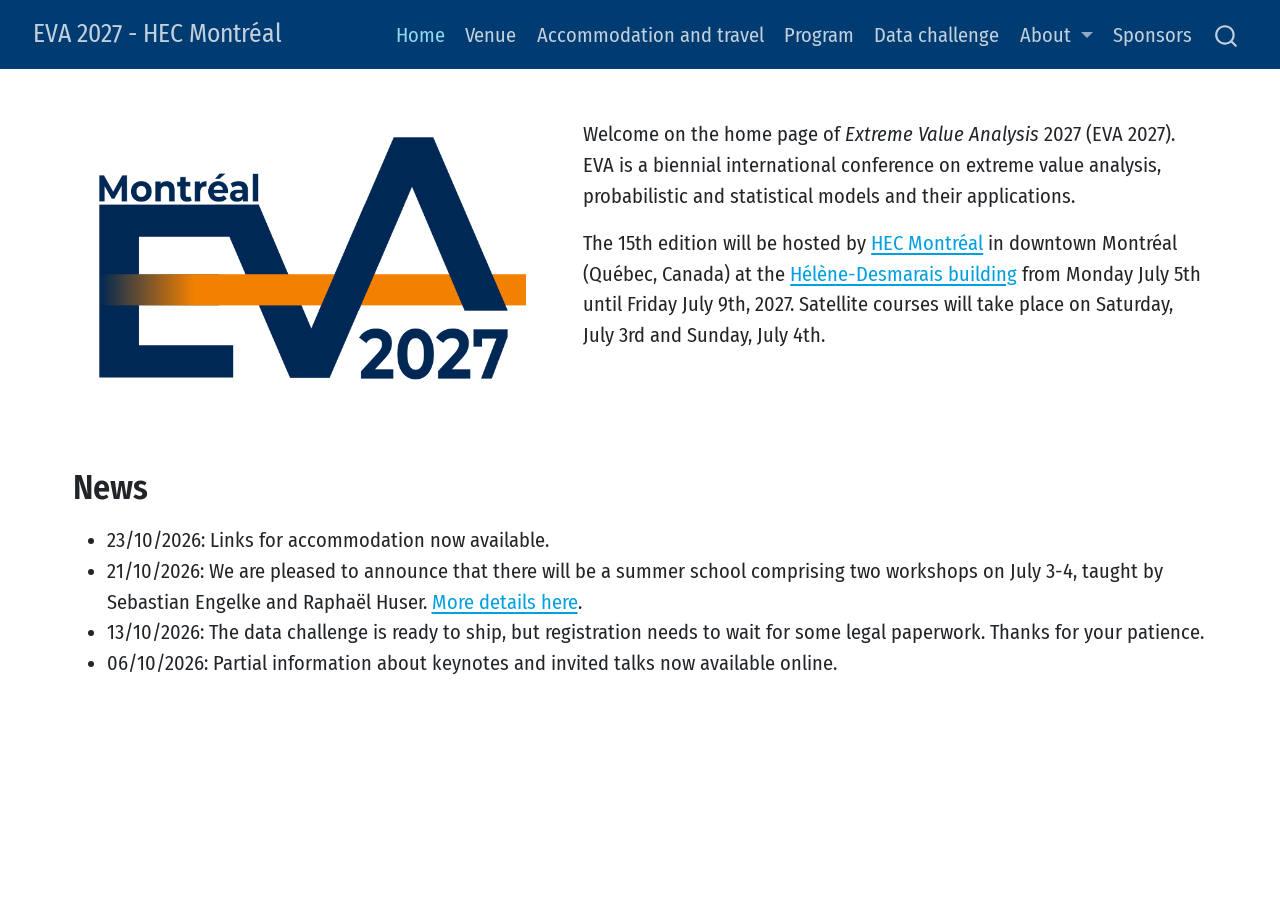
<file: docs/index.html>
<!DOCTYPE html>
<html xmlns="http://www.w3.org/1999/xhtml" lang="en" xml:lang="en"><head>

<meta charset="utf-8">
<meta name="generator" content="quarto-1.9.36">

<meta name="viewport" content="width=device-width, initial-scale=1.0, user-scalable=yes">


<title>Extreme Value Analysis 2027 – EVA 2027 - HEC Montréal</title>
<style>
/* Default styles provided by pandoc.
** See https://pandoc.org/MANUAL.html#variables-for-html for config info.
*/
code{white-space: pre-wrap;}
span.smallcaps{font-variant: small-caps;}
div.columns{display: flex; gap: min(4vw, 1.5em);}
div.column{flex: auto; overflow-x: auto;}
div.hanging-indent{margin-left: 1.5em; text-indent: -1.5em;}
ul.task-list{list-style: none;}
ul.task-list li input[type="checkbox"] {
  width: 0.8em;
  margin: 0 0.8em 0.2em -1em; /* quarto-specific, see https://github.com/quarto-dev/quarto-cli/issues/4556 */ 
  vertical-align: middle;
}
</style>


<script src="site_libs/quarto-nav/quarto-nav.js"></script>
<script src="site_libs/clipboard/clipboard.min.js"></script>
<script src="site_libs/quarto-search/autocomplete.umd.js"></script>
<script src="site_libs/quarto-search/fuse.min.js"></script>
<script src="site_libs/quarto-search/quarto-search.js"></script>
<meta name="quarto:offset" content="./">
<script src="site_libs/quarto-html/quarto.js" type="module"></script>
<script src="site_libs/quarto-html/tabsets/tabsets.js" type="module"></script>
<script src="site_libs/quarto-html/popper.min.js"></script>
<script src="site_libs/quarto-html/tippy.umd.min.js"></script>
<script src="site_libs/quarto-html/anchor.min.js"></script>
<link href="site_libs/quarto-html/tippy.css" rel="stylesheet">
<link href="site_libs/quarto-html/quarto-syntax-highlighting-845c23b38eaddc0f92fda52bfe77a8c8.css" rel="stylesheet" id="quarto-text-highlighting-styles">
<script src="site_libs/bootstrap/bootstrap.min.js"></script>
<link href="site_libs/bootstrap/bootstrap-icons.css" rel="stylesheet">
<link href="site_libs/bootstrap/bootstrap-46efe09668ebc370879797787cce8843.min.css" rel="stylesheet" append-hash="true" id="quarto-bootstrap" data-mode="light">
<script id="quarto-search-options" type="application/json">{
  "location": "navbar",
  "copy-button": false,
  "collapse-after": 3,
  "panel-placement": "end",
  "type": "overlay",
  "limit": 50,
  "keyboard-shortcut": [
    "f",
    "/",
    "s"
  ],
  "show-item-context": false,
  "language": {
    "search-no-results-text": "No results",
    "search-matching-documents-text": "matching documents",
    "search-copy-link-title": "Copy link to search",
    "search-hide-matches-text": "Hide additional matches",
    "search-more-match-text": "more match in this document",
    "search-more-matches-text": "more matches in this document",
    "search-clear-button-title": "Clear",
    "search-text-placeholder": "",
    "search-detached-cancel-button-title": "Cancel",
    "search-submit-button-title": "Submit",
    "search-label": "Search"
  }
}</script>


</head>

<body class="nav-fixed quarto-light">

<div id="quarto-search-results"></div>
  <header id="quarto-header" class="headroom fixed-top">
    <nav class="navbar navbar-expand-lg " data-bs-theme="dark">
      <div class="navbar-container container-fluid">
      <div class="navbar-brand-container mx-auto">
    <a class="navbar-brand" href="./index.html">
    <span class="navbar-title">EVA 2027 - HEC Montréal</span>
    </a>
  </div>
            <div id="quarto-search" class="" title="Search"></div>
          <button class="navbar-toggler" type="button" data-bs-toggle="collapse" data-bs-target="#navbarCollapse" aria-controls="navbarCollapse" role="menu" aria-expanded="false" aria-label="Toggle navigation" onclick="if (window.quartoToggleHeadroom) { window.quartoToggleHeadroom(); }">
  <span class="navbar-toggler-icon"></span>
</button>
          <div class="collapse navbar-collapse" id="navbarCollapse">
            <ul class="navbar-nav navbar-nav-scroll ms-auto">
  <li class="nav-item">
    <a class="nav-link active" href="./index.html" aria-current="page"> 
<span class="menu-text">Home</span></a>
  </li>  
  <li class="nav-item">
    <a class="nav-link" href="./venue.html"> 
<span class="menu-text">Venue</span></a>
  </li>  
  <li class="nav-item">
    <a class="nav-link" href="./accommodation.html"> 
<span class="menu-text">Accommodation and travel</span></a>
  </li>  
  <li class="nav-item">
    <a class="nav-link" href="./program.html"> 
<span class="menu-text">Program</span></a>
  </li>  
  <li class="nav-item">
    <a class="nav-link" href="./datachallenge.html"> 
<span class="menu-text">Data challenge</span></a>
  </li>  
  <li class="nav-item dropdown ">
    <a class="nav-link dropdown-toggle" href="#" id="nav-menu-about" role="link" data-bs-toggle="dropdown" aria-expanded="false">
 <span class="menu-text">About</span>
    </a>
    <ul class="dropdown-menu dropdown-menu-end" aria-labelledby="nav-menu-about">    
        <li>
    <a class="dropdown-item" href="./committees.html">
 <span class="dropdown-text">Committees</span></a>
  </li>  
        <li>
    <a class="dropdown-item" href="./history.html">
 <span class="dropdown-text">History</span></a>
  </li>  
    </ul>
  </li>
  <li class="nav-item">
    <a class="nav-link" href="./sponsors.html"> 
<span class="menu-text">Sponsors</span></a>
  </li>  
</ul>
          </div> <!-- /navcollapse -->
            <div class="quarto-navbar-tools">
</div>
      </div> <!-- /container-fluid -->
    </nav>
</header>
<!-- content -->
<div id="quarto-content" class="quarto-container page-columns page-rows-contents page-layout-full page-navbar">
<!-- sidebar -->
<!-- margin-sidebar -->
    
<!-- main -->
<main class="content column-page" id="quarto-document-content"><header id="title-block-header" class="quarto-title-block"></header>




<div class="columns">
<div class="column" style="width:40%;">
<div class="cell" data-layout-align="left">
<div class="cell-output-display">
<div class="quarto-figure quarto-figure-left">
<figure class="figure">
<p><img src="files/EVA2027_logo.png" class="img-fluid quarto-figure quarto-figure-left figure-img" style="width:100.0%"></p>
</figure>
</div>
</div>
</div>
</div><div class="column" style="width:5%;">

</div><div class="column" style="width:55%;">
<p>Welcome on the home page of <em>Extreme Value Analysis</em> 2027 (EVA 2027). EVA is a biennial international conference on extreme value analysis, probabilistic and statistical models and their applications.</p>
<p>The 15th edition will be hosted by <a href="www.hec.ca">HEC Montréal</a> in downtown Montréal (Québec, Canada) at the <a href="https://www.hec.ca/en/campus/helene-desmarais/index.html">Hélène-Desmarais building</a> from Monday July 5th until Friday July 9th, 2027. Satellite courses will take place on Saturday, July 3rd and Sunday, July 4th.</p>
</div>
</div>
<section id="news" class="level1">
<h1>News</h1>
<!--
- 22/10/2026: [Abstract submission now open](https://forms.gle/B71fvMvvwcsrK1gi8). Please use the accompanying [LaTeX template](files/abstract-template-EVA2027.tex) to check the format.
-->
<ul>
<li>23/10/2026: Links for accommodation now available.</li>
<li>21/10/2026: We are pleased to announce that there will be a summer school comprising two workshops on July 3-4, taught by Sebastian Engelke and Raphaël Huser. <a href="./program.html">More details here</a>.</li>
<li>13/10/2026: The data challenge is ready to ship, but registration needs to wait for some legal paperwork. Thanks for your patience.</li>
<li>06/10/2026: Partial information about keynotes and invited talks now available online.</li>
</ul>


</section>

</main> <!-- /main -->
<script id="quarto-html-after-body" type="application/javascript">
  window.document.addEventListener("DOMContentLoaded", function (event) {
    const icon = "";
    const anchorJS = new window.AnchorJS();
    anchorJS.options = {
      placement: 'right',
      icon: icon
    };
    anchorJS.add('.anchored');
    const isCodeAnnotation = (el) => {
      for (const clz of el.classList) {
        if (clz.startsWith('code-annotation-')) {                     
          return true;
        }
      }
      return false;
    }
    const onCopySuccess = function(e) {
      // button target
      const button = e.trigger;
      // don't keep focus
      button.blur();
      // flash "checked"
      button.classList.add('code-copy-button-checked');
      var currentTitle = button.getAttribute("title");
      button.setAttribute("title", "Copied!");
      let tooltip;
      if (window.bootstrap) {
        button.setAttribute("data-bs-toggle", "tooltip");
        button.setAttribute("data-bs-placement", "left");
        button.setAttribute("data-bs-title", "Copied!");
        tooltip = new bootstrap.Tooltip(button, 
          { trigger: "manual", 
            customClass: "code-copy-button-tooltip",
            offset: [0, -8]});
        tooltip.show();    
      }
      setTimeout(function() {
        if (tooltip) {
          tooltip.hide();
          button.removeAttribute("data-bs-title");
          button.removeAttribute("data-bs-toggle");
          button.removeAttribute("data-bs-placement");
        }
        button.setAttribute("title", currentTitle);
        button.classList.remove('code-copy-button-checked');
      }, 1000);
      // clear code selection
      e.clearSelection();
    }
    const getTextToCopy = function(trigger) {
      const outerScaffold = trigger.parentElement.cloneNode(true);
      const codeEl = outerScaffold.querySelector('code');
      for (const childEl of codeEl.children) {
        if (isCodeAnnotation(childEl)) {
          childEl.remove();
        }
      }
      return codeEl.innerText;
    }
    const clipboard = new window.ClipboardJS('.code-copy-button:not([data-in-quarto-modal])', {
      text: getTextToCopy
    });
    clipboard.on('success', onCopySuccess);
    if (window.document.getElementById('quarto-embedded-source-code-modal')) {
      const clipboardModal = new window.ClipboardJS('.code-copy-button[data-in-quarto-modal]', {
        text: getTextToCopy,
        container: window.document.getElementById('quarto-embedded-source-code-modal')
      });
      clipboardModal.on('success', onCopySuccess);
    }
      var localhostRegex = new RegExp(/^(?:http|https):\/\/localhost\:?[0-9]*\//);
      var mailtoRegex = new RegExp(/^mailto:/);
        var filterRegex = new RegExp("https:\/\/eva2027\.github\.io");
      var isInternal = (href) => {
          return filterRegex.test(href) || localhostRegex.test(href) || mailtoRegex.test(href);
      }
      // Inspect non-navigation links and adorn them if external
     var links = window.document.querySelectorAll('a[href]:not(.nav-link):not(.navbar-brand):not(.toc-action):not(.sidebar-link):not(.sidebar-item-toggle):not(.pagination-link):not(.no-external):not([aria-hidden]):not(.dropdown-item):not(.quarto-navigation-tool):not(.about-link)');
      for (var i=0; i<links.length; i++) {
        const link = links[i];
        if (!isInternal(link.href)) {
          // undo the damage that might have been done by quarto-nav.js in the case of
          // links that we want to consider external
          if (link.dataset.originalHref !== undefined) {
            link.href = link.dataset.originalHref;
          }
        }
      }
    function tippyHover(el, contentFn, onTriggerFn, onUntriggerFn) {
      const config = {
        allowHTML: true,
        maxWidth: 500,
        delay: 100,
        arrow: false,
        appendTo: function(el) {
            return el.parentElement;
        },
        interactive: true,
        interactiveBorder: 10,
        theme: 'quarto',
        placement: 'bottom-start',
      };
      if (contentFn) {
        config.content = contentFn;
      }
      if (onTriggerFn) {
        config.onTrigger = onTriggerFn;
      }
      if (onUntriggerFn) {
        config.onUntrigger = onUntriggerFn;
      }
      window.tippy(el, config); 
    }
    const noterefs = window.document.querySelectorAll('a[role="doc-noteref"]');
    for (var i=0; i<noterefs.length; i++) {
      const ref = noterefs[i];
      tippyHover(ref, function() {
        // use id or data attribute instead here
        let href = ref.getAttribute('data-footnote-href') || ref.getAttribute('href');
        try { href = new URL(href).hash; } catch {}
        const id = href.replace(/^#\/?/, "");
        const note = window.document.getElementById(id);
        if (note) {
          return note.innerHTML;
        } else {
          return "";
        }
      });
    }
    const xrefs = window.document.querySelectorAll('a.quarto-xref');
    const processXRef = (id, note) => {
      // Strip column container classes
      const stripColumnClz = (el) => {
        el.classList.remove("page-full", "page-columns");
        if (el.children) {
          for (const child of el.children) {
            stripColumnClz(child);
          }
        }
      }
      stripColumnClz(note)
      if (id === null || id.startsWith('sec-')) {
        // Special case sections, only their first couple elements
        const container = document.createElement("div");
        if (note.children && note.children.length > 2) {
          container.appendChild(note.children[0].cloneNode(true));
          for (let i = 1; i < note.children.length; i++) {
            const child = note.children[i];
            if (child.tagName === "P" && child.innerText === "") {
              continue;
            } else {
              container.appendChild(child.cloneNode(true));
              break;
            }
          }
          if (window.Quarto?.typesetMath) {
            window.Quarto.typesetMath(container);
          }
          return container.innerHTML
        } else {
          if (window.Quarto?.typesetMath) {
            window.Quarto.typesetMath(note);
          }
          return note.innerHTML;
        }
      } else {
        // Remove any anchor links if they are present
        const anchorLink = note.querySelector('a.anchorjs-link');
        if (anchorLink) {
          anchorLink.remove();
        }
        if (window.Quarto?.typesetMath) {
          window.Quarto.typesetMath(note);
        }
        if (note.classList.contains("callout")) {
          return note.outerHTML;
        } else {
          return note.innerHTML;
        }
      }
    }
    for (var i=0; i<xrefs.length; i++) {
      const xref = xrefs[i];
      tippyHover(xref, undefined, function(instance) {
        instance.disable();
        let url = xref.getAttribute('href');
        let hash = undefined; 
        if (url.startsWith('#')) {
          hash = url;
        } else {
          try { hash = new URL(url).hash; } catch {}
        }
        if (hash) {
          const id = hash.replace(/^#\/?/, "");
          const note = window.document.getElementById(id);
          if (note !== null) {
            try {
              const html = processXRef(id, note.cloneNode(true));
              instance.setContent(html);
            } finally {
              instance.enable();
              instance.show();
            }
          } else {
            // See if we can fetch this
            fetch(url.split('#')[0])
            .then(res => res.text())
            .then(html => {
              const parser = new DOMParser();
              const htmlDoc = parser.parseFromString(html, "text/html");
              const note = htmlDoc.getElementById(id);
              if (note !== null) {
                const html = processXRef(id, note);
                instance.setContent(html);
              } 
            }).finally(() => {
              instance.enable();
              instance.show();
            });
          }
        } else {
          // See if we can fetch a full url (with no hash to target)
          // This is a special case and we should probably do some content thinning / targeting
          fetch(url)
          .then(res => res.text())
          .then(html => {
            const parser = new DOMParser();
            const htmlDoc = parser.parseFromString(html, "text/html");
            const note = htmlDoc.querySelector('main.content');
            if (note !== null) {
              // This should only happen for chapter cross references
              // (since there is no id in the URL)
              // remove the first header
              if (note.children.length > 0 && note.children[0].tagName === "HEADER") {
                note.children[0].remove();
              }
              const html = processXRef(null, note);
              instance.setContent(html);
            } 
          }).finally(() => {
            instance.enable();
            instance.show();
          });
        }
      }, function(instance) {
      });
    }
        let selectedAnnoteEl;
        const selectorForAnnotation = ( cell, annotation) => {
          let cellAttr = 'data-code-cell="' + cell + '"';
          let lineAttr = 'data-code-annotation="' +  annotation + '"';
          const selector = 'span[' + cellAttr + '][' + lineAttr + ']';
          return selector;
        }
        const selectCodeLines = (annoteEl) => {
          const doc = window.document;
          const targetCell = annoteEl.getAttribute("data-target-cell");
          const targetAnnotation = annoteEl.getAttribute("data-target-annotation");
          const annoteSpan = window.document.querySelector(selectorForAnnotation(targetCell, targetAnnotation));
          const lines = annoteSpan.getAttribute("data-code-lines").split(",");
          const lineIds = lines.map((line) => {
            return targetCell + "-" + line;
          })
          let top = null;
          let height = null;
          let parent = null;
          if (lineIds.length > 0) {
              //compute the position of the single el (top and bottom and make a div)
              const el = window.document.getElementById(lineIds[0]);
              top = el.offsetTop;
              height = el.offsetHeight;
              parent = el.parentElement.parentElement;
            if (lineIds.length > 1) {
              const lastEl = window.document.getElementById(lineIds[lineIds.length - 1]);
              const bottom = lastEl.offsetTop + lastEl.offsetHeight;
              height = bottom - top;
            }
            if (top !== null && height !== null && parent !== null) {
              // cook up a div (if necessary) and position it 
              let div = window.document.getElementById("code-annotation-line-highlight");
              if (div === null) {
                div = window.document.createElement("div");
                div.setAttribute("id", "code-annotation-line-highlight");
                div.style.position = 'absolute';
                parent.appendChild(div);
              }
              div.style.top = top - 2 + "px";
              div.style.height = height + 4 + "px";
              div.style.left = 0;
              let gutterDiv = window.document.getElementById("code-annotation-line-highlight-gutter");
              if (gutterDiv === null) {
                gutterDiv = window.document.createElement("div");
                gutterDiv.setAttribute("id", "code-annotation-line-highlight-gutter");
                gutterDiv.style.position = 'absolute';
                const codeCell = window.document.getElementById(targetCell);
                const gutter = codeCell.querySelector('.code-annotation-gutter');
                gutter.appendChild(gutterDiv);
              }
              gutterDiv.style.top = top - 2 + "px";
              gutterDiv.style.height = height + 4 + "px";
            }
            selectedAnnoteEl = annoteEl;
          }
        };
        const unselectCodeLines = () => {
          const elementsIds = ["code-annotation-line-highlight", "code-annotation-line-highlight-gutter"];
          elementsIds.forEach((elId) => {
            const div = window.document.getElementById(elId);
            if (div) {
              div.remove();
            }
          });
          selectedAnnoteEl = undefined;
        };
          // Handle positioning of the toggle
      window.addEventListener(
        "resize",
        throttle(() => {
          elRect = undefined;
          if (selectedAnnoteEl) {
            selectCodeLines(selectedAnnoteEl);
          }
        }, 10)
      );
      function throttle(fn, ms) {
      let throttle = false;
      let timer;
        return (...args) => {
          if(!throttle) { // first call gets through
              fn.apply(this, args);
              throttle = true;
          } else { // all the others get throttled
              if(timer) clearTimeout(timer); // cancel #2
              timer = setTimeout(() => {
                fn.apply(this, args);
                timer = throttle = false;
              }, ms);
          }
        };
      }
        // Attach click handler to the DT
        const annoteDls = window.document.querySelectorAll('dt[data-target-cell]');
        for (const annoteDlNode of annoteDls) {
          annoteDlNode.addEventListener('click', (event) => {
            const clickedEl = event.target;
            if (clickedEl !== selectedAnnoteEl) {
              unselectCodeLines();
              const activeEl = window.document.querySelector('dt[data-target-cell].code-annotation-active');
              if (activeEl) {
                activeEl.classList.remove('code-annotation-active');
              }
              selectCodeLines(clickedEl);
              clickedEl.classList.add('code-annotation-active');
            } else {
              // Unselect the line
              unselectCodeLines();
              clickedEl.classList.remove('code-annotation-active');
            }
          });
        }
    const findCites = (el) => {
      const parentEl = el.parentElement;
      if (parentEl) {
        const cites = parentEl.dataset.cites;
        if (cites) {
          return {
            el,
            cites: cites.split(' ')
          };
        } else {
          return findCites(el.parentElement)
        }
      } else {
        return undefined;
      }
    };
    var bibliorefs = window.document.querySelectorAll('a[role="doc-biblioref"]');
    for (var i=0; i<bibliorefs.length; i++) {
      const ref = bibliorefs[i];
      const citeInfo = findCites(ref);
      if (citeInfo) {
        tippyHover(citeInfo.el, function() {
          var popup = window.document.createElement('div');
          citeInfo.cites.forEach(function(cite) {
            var citeDiv = window.document.createElement('div');
            citeDiv.classList.add('hanging-indent');
            citeDiv.classList.add('csl-entry');
            var biblioDiv = window.document.getElementById('ref-' + cite);
            if (biblioDiv) {
              citeDiv.innerHTML = biblioDiv.innerHTML;
            }
            popup.appendChild(citeDiv);
          });
          return popup.innerHTML;
        });
      }
    }
  });
  </script>
</div> <!-- /content -->




</body></html>
</file>
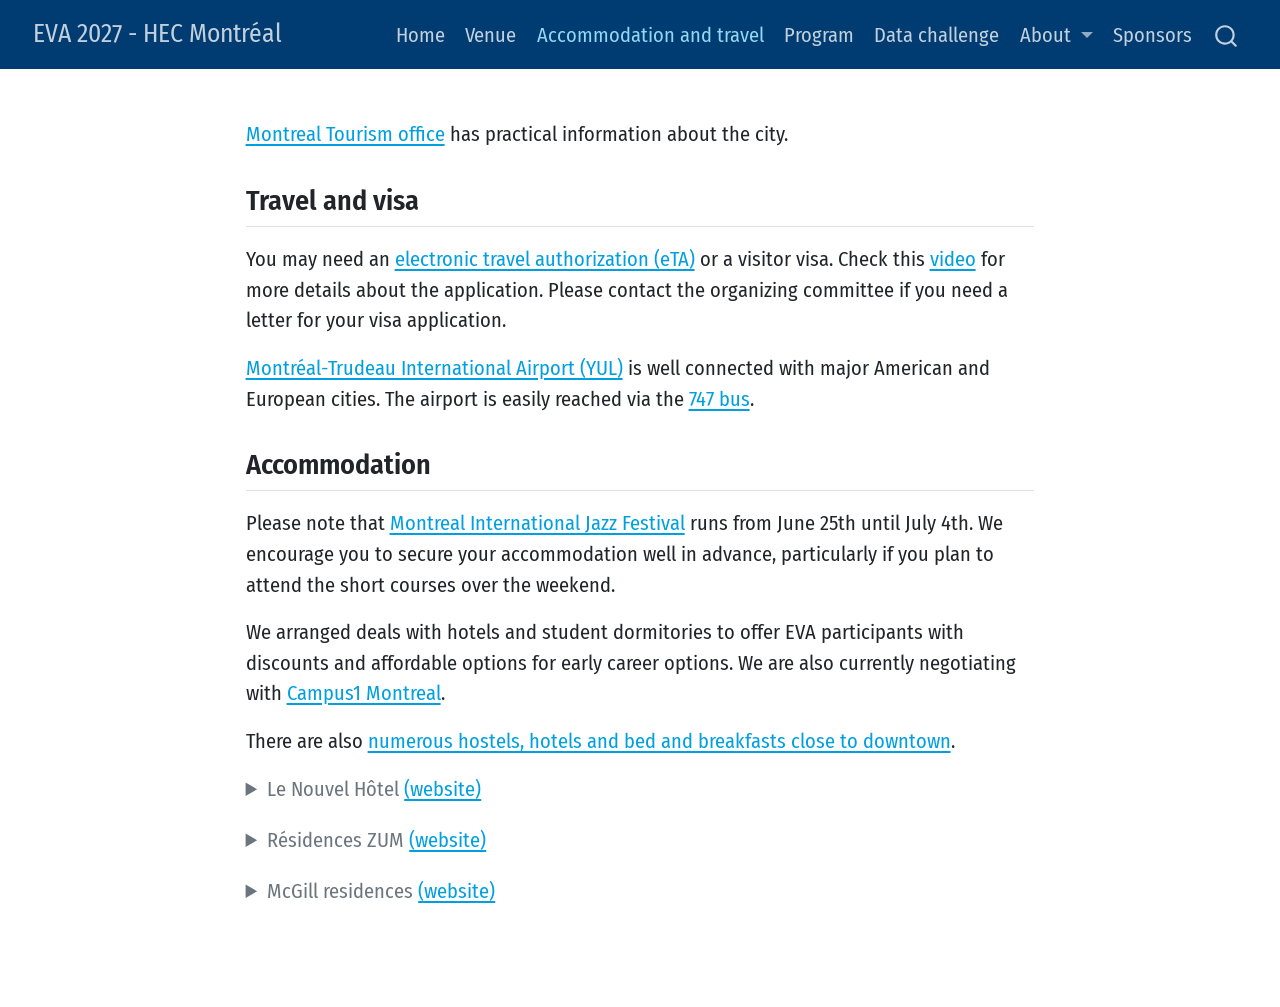
<file: docs/accommodation.html>
<!DOCTYPE html>
<html xmlns="http://www.w3.org/1999/xhtml" lang="en" xml:lang="en"><head>

<meta charset="utf-8">
<meta name="generator" content="quarto-1.9.36">

<meta name="viewport" content="width=device-width, initial-scale=1.0, user-scalable=yes">


<title>Practical information – EVA 2027 - HEC Montréal</title>
<style>
/* Default styles provided by pandoc.
** See https://pandoc.org/MANUAL.html#variables-for-html for config info.
*/
code{white-space: pre-wrap;}
span.smallcaps{font-variant: small-caps;}
div.columns{display: flex; gap: min(4vw, 1.5em);}
div.column{flex: auto; overflow-x: auto;}
div.hanging-indent{margin-left: 1.5em; text-indent: -1.5em;}
ul.task-list{list-style: none;}
ul.task-list li input[type="checkbox"] {
  width: 0.8em;
  margin: 0 0.8em 0.2em -1em; /* quarto-specific, see https://github.com/quarto-dev/quarto-cli/issues/4556 */ 
  vertical-align: middle;
}
</style>


<script src="site_libs/quarto-nav/quarto-nav.js"></script>
<script src="site_libs/clipboard/clipboard.min.js"></script>
<script src="site_libs/quarto-search/autocomplete.umd.js"></script>
<script src="site_libs/quarto-search/fuse.min.js"></script>
<script src="site_libs/quarto-search/quarto-search.js"></script>
<meta name="quarto:offset" content="./">
<script src="site_libs/quarto-html/quarto.js" type="module"></script>
<script src="site_libs/quarto-html/tabsets/tabsets.js" type="module"></script>
<script src="site_libs/quarto-html/popper.min.js"></script>
<script src="site_libs/quarto-html/tippy.umd.min.js"></script>
<script src="site_libs/quarto-html/anchor.min.js"></script>
<link href="site_libs/quarto-html/tippy.css" rel="stylesheet">
<link href="site_libs/quarto-html/quarto-syntax-highlighting-845c23b38eaddc0f92fda52bfe77a8c8.css" rel="stylesheet" id="quarto-text-highlighting-styles">
<script src="site_libs/bootstrap/bootstrap.min.js"></script>
<link href="site_libs/bootstrap/bootstrap-icons.css" rel="stylesheet">
<link href="site_libs/bootstrap/bootstrap-46efe09668ebc370879797787cce8843.min.css" rel="stylesheet" append-hash="true" id="quarto-bootstrap" data-mode="light">
<script id="quarto-search-options" type="application/json">{
  "location": "navbar",
  "copy-button": false,
  "collapse-after": 3,
  "panel-placement": "end",
  "type": "overlay",
  "limit": 50,
  "keyboard-shortcut": [
    "f",
    "/",
    "s"
  ],
  "show-item-context": false,
  "language": {
    "search-no-results-text": "No results",
    "search-matching-documents-text": "matching documents",
    "search-copy-link-title": "Copy link to search",
    "search-hide-matches-text": "Hide additional matches",
    "search-more-match-text": "more match in this document",
    "search-more-matches-text": "more matches in this document",
    "search-clear-button-title": "Clear",
    "search-text-placeholder": "",
    "search-detached-cancel-button-title": "Cancel",
    "search-submit-button-title": "Submit",
    "search-label": "Search"
  }
}</script>


</head>

<body class="nav-fixed fullcontent quarto-light">

<div id="quarto-search-results"></div>
  <header id="quarto-header" class="headroom fixed-top">
    <nav class="navbar navbar-expand-lg " data-bs-theme="dark">
      <div class="navbar-container container-fluid">
      <div class="navbar-brand-container mx-auto">
    <a class="navbar-brand" href="./index.html">
    <span class="navbar-title">EVA 2027 - HEC Montréal</span>
    </a>
  </div>
            <div id="quarto-search" class="" title="Search"></div>
          <button class="navbar-toggler" type="button" data-bs-toggle="collapse" data-bs-target="#navbarCollapse" aria-controls="navbarCollapse" role="menu" aria-expanded="false" aria-label="Toggle navigation" onclick="if (window.quartoToggleHeadroom) { window.quartoToggleHeadroom(); }">
  <span class="navbar-toggler-icon"></span>
</button>
          <div class="collapse navbar-collapse" id="navbarCollapse">
            <ul class="navbar-nav navbar-nav-scroll ms-auto">
  <li class="nav-item">
    <a class="nav-link" href="./index.html"> 
<span class="menu-text">Home</span></a>
  </li>  
  <li class="nav-item">
    <a class="nav-link" href="./venue.html"> 
<span class="menu-text">Venue</span></a>
  </li>  
  <li class="nav-item">
    <a class="nav-link active" href="./accommodation.html" aria-current="page"> 
<span class="menu-text">Accommodation and travel</span></a>
  </li>  
  <li class="nav-item">
    <a class="nav-link" href="./program.html"> 
<span class="menu-text">Program</span></a>
  </li>  
  <li class="nav-item">
    <a class="nav-link" href="./datachallenge.html"> 
<span class="menu-text">Data challenge</span></a>
  </li>  
  <li class="nav-item dropdown ">
    <a class="nav-link dropdown-toggle" href="#" id="nav-menu-about" role="link" data-bs-toggle="dropdown" aria-expanded="false">
 <span class="menu-text">About</span>
    </a>
    <ul class="dropdown-menu dropdown-menu-end" aria-labelledby="nav-menu-about">    
        <li>
    <a class="dropdown-item" href="./committees.html">
 <span class="dropdown-text">Committees</span></a>
  </li>  
        <li>
    <a class="dropdown-item" href="./history.html">
 <span class="dropdown-text">History</span></a>
  </li>  
    </ul>
  </li>
  <li class="nav-item">
    <a class="nav-link" href="./sponsors.html"> 
<span class="menu-text">Sponsors</span></a>
  </li>  
</ul>
          </div> <!-- /navcollapse -->
            <div class="quarto-navbar-tools">
</div>
      </div> <!-- /container-fluid -->
    </nav>
</header>
<!-- content -->
<div id="quarto-content" class="quarto-container page-columns page-rows-contents page-layout-article page-navbar">
<!-- sidebar -->
<!-- margin-sidebar -->
    
<!-- main -->
<main class="content" id="quarto-document-content"><header id="title-block-header" class="quarto-title-block"></header>




<p><a href="https://www.mtl.org/en/what-to-do/business-events">Montreal Tourism office</a> has practical information about the city.</p>
<section id="travel-and-visa" class="level2">
<h2 class="anchored" data-anchor-id="travel-and-visa">Travel and visa</h2>
<p>You may need an <a href="https://www.canada.ca/en/immigration-refugees-citizenship/services/visit-canada/eta.html">electronic travel authorization (eTA)</a> or a visitor visa. Check this <a href="https://youtu.be/aYz9de2Qd_U?list=TLGGbdshJm7bkEQwODA3MjAyNQ">video</a> for more details about the application. Please contact the organizing committee if you need a letter for your visa application.</p>
<p><a href="https://www.admtl.com/en-CA/">Montréal-Trudeau International Airport (YUL)</a> is well connected with major American and European cities. The airport is easily reached via the <a href="https://www.stm.info/en/info/networks/bus-network-and-schedules-enlightened/747-yul-montreal-trudeau-airport-downtown">747 bus</a>.</p>
</section>
<section id="accommodation" class="level2">
<h2 class="anchored" data-anchor-id="accommodation">Accommodation</h2>
<p>Please note that <a href="https://montrealjazzfest.com/">Montreal International Jazz Festival</a> runs from June 25th until July 4th. We encourage you to secure your accommodation well in advance, particularly if you plan to attend the short courses over the weekend.</p>
<p>We arranged deals with hotels and student dormitories to offer EVA participants with discounts and affordable options for early career options. We are also currently negotiating with <a href="https://campus1mtl.ca/montreal-student-housing/">Campus1 Montreal</a>.</p>
<p>There are also <a href="https://www.mtl.org/en/Accommodations?prod_en_random%5BrefinementList%5D%5B_filter_product_neighbourhoods%5D%5B0%5D=Downtown&amp;prod_en_random%5BrefinementList%5D%5B_filter_product_neighbourhoods%5D%5B1%5D=Les%20Quartiers%20du%20Canal&amp;prod_en_random%5BrefinementList%5D%5B_filter_product_neighbourhoods%5D%5B2%5D=Mount%20Royal%2C%20Outremont%20and%20Westmount&amp;prod_en_random%5BrefinementList%5D%5B_filter_product_neighbourhoods%5D%5B3%5D=Old%20Montr%C3%A9al%20and%20Old%20Port">numerous hostels, hotels and bed and breakfasts close to downtown</a>.</p>
<details>
<summary>
Le Nouvel Hôtel <a href="https://www.lenouvelhotel.com/">(website)</a>
</summary>
<p>Open block reservation: rooms are available until capacity is filled. Rates are valid until June 13th, 2027. Free cancellation until two weeks before arrival. All prices per night are in CAD. Sales taxes are not included.</p>
<ul>
<li>Executive 1 King: King bed + sofa Bed ($224/night)</li>
<li>Executive 2 Queens: 2 Queen bed ($224/night)</li>
<li>Condo 1 King: King bed + sofa + kitchenette ($224/night)<br>
</li>
<li>Condo 2 Queens: 2 Queen beds + kitchenette ($224/night)</li>
<li>Corner Suite: King bed + sofa bed ($254/night)</li>
</ul>
<p>To book, contact Mourad Othman by email at <a href="mailto:mothman@lenouvelhotel.com" class="email">mothman@lenouvelhotel.com</a> or by phone at +1 514-931-8841 p.&nbsp;2605.</p>
</details>
<details>
<summary>
Résidences ZUM <a href="https://www.zumauberge.ca/">(website)</a>
</summary>
<p>Use the <a href="https://direct-book.com/properties/zumhoteldirect?locale=fr&amp;items%5B0%5D%5Badults%5D=1&amp;items%5B0%5D%5Bchildren%5D=0&amp;items%5B0%5D%5Binfants%5D=0&amp;currency=CAD&amp;checkInDate=2027-07-02&amp;checkOutDate=2027-07-10&amp;trackPage=no&amp;promocode=EVA2027">direct booking code</a> to reserve your stay. You can alternatively reserve between July 2nd and 10th using the code <code>EVA2027</code> on <code>zumauberge.ca</code>.</p>
<p><strong>Rates</strong></p>
<p>Reservations must be made for a minimum of three nights. Availability is not guaranteed: reservations are made on a first-come, first-served basis until June 24th. Book early!</p>
<p>Sale taxes are excluded from prices. All prices are in Canadian dollars (CAD)</p>
<ul>
<li>Solo: (single room, 36 rooms): $69/night (3-6 nights), $62.15 (7 nights or more).</li>
<li>Double: (double, 2 rooms) $88/night (3-6 nights), $79.14 (7 nights or more)</li>
<li>Business Suites: (double, 2 rooms) $144/night (3-6 nights), $129.52 (7 nights or more) <em>These can only be booked by phone.</em></li>
</ul>
<p>For any questions, contact <code>info@zumauberge.ca</code> or by phone at +1 514-343-8006.</p>
</details>
<details>
<summary>
McGill residences <a href="https://www.zumauberge.ca/">(website)</a>
</summary>
<p>Sale taxes are excluded from prices. All prices are in Canadian dollars (CAD).</p>
<p>The promo code will be circulated by email to registered participants.</p>
<ol type="1">
<li><a href="https://www.mcgill.ca/students/housing/residence-options/downtown-undergrad/newresidence"><strong>New Residence Hall</strong></a>: rate of 169$ plus taxes. Single and double occupancy, full breakfast included.</li>
</ol>
<ul>
<li>Single room: one queen size bed, work area, private washroom with hairdryer.</li>
<li>Double room: two double size beds, work area, private washroom with hairdryer.</li>
</ul>
<ol start="2" type="1">
<li><a href="https://www.mcgill.ca/accommodations/summer/lc"><strong>La Citadelle</strong></a>: rate of 209$ plus taxes. Single and double occupancy, continental breakfast included.</li>
</ol>
<ul>
<li>Single room: one queen size bed, work area, private washroom</li>
<li>Double room: two double size beds, work area, private washroom</li>
</ul>
<ol start="3" type="1">
<li><a href="https://www.mcgill.ca/accommodations/summer/rvc"><strong>Royal Victoria</strong></a>: rate of $80 plus taxes. Single occupancy, no breakfast included. Traditional dormitory-style accommodations</li>
</ol>
<ul>
<li>Single rooms: private guest room with 1 twin bed, work area, small fridge and shared washroom and kitchen facilities.</li>
</ul>
<p>Payment is due upon arrival, a minimum of 48 hours prior to check-in in case of a cancellation or modification.</p>
<p>Check-in/check-out: All locations are open with 24-hour reception. Check in is at 3pm and check out is at 11am. You may leave your luggage with the reception when you check in and when you check out.</p>
<p>Family Plan Policy: Children 12 and under sleep free in existing room bedding configuration. Children over 5 are charged breakfast rate of $16.00</p>
<p>Cancellation policy: A 48 hour notice is required in writing prior to your arrival date, otherwise the first night (plus taxes) will be charged.</p>
<p>All locations are cashless: you can only pay by Interac or other major credit cards.</p>
</details>


</section>

</main> <!-- /main -->
<script id="quarto-html-after-body" type="application/javascript">
  window.document.addEventListener("DOMContentLoaded", function (event) {
    const icon = "";
    const anchorJS = new window.AnchorJS();
    anchorJS.options = {
      placement: 'right',
      icon: icon
    };
    anchorJS.add('.anchored');
    const isCodeAnnotation = (el) => {
      for (const clz of el.classList) {
        if (clz.startsWith('code-annotation-')) {                     
          return true;
        }
      }
      return false;
    }
    const onCopySuccess = function(e) {
      // button target
      const button = e.trigger;
      // don't keep focus
      button.blur();
      // flash "checked"
      button.classList.add('code-copy-button-checked');
      var currentTitle = button.getAttribute("title");
      button.setAttribute("title", "Copied!");
      let tooltip;
      if (window.bootstrap) {
        button.setAttribute("data-bs-toggle", "tooltip");
        button.setAttribute("data-bs-placement", "left");
        button.setAttribute("data-bs-title", "Copied!");
        tooltip = new bootstrap.Tooltip(button, 
          { trigger: "manual", 
            customClass: "code-copy-button-tooltip",
            offset: [0, -8]});
        tooltip.show();    
      }
      setTimeout(function() {
        if (tooltip) {
          tooltip.hide();
          button.removeAttribute("data-bs-title");
          button.removeAttribute("data-bs-toggle");
          button.removeAttribute("data-bs-placement");
        }
        button.setAttribute("title", currentTitle);
        button.classList.remove('code-copy-button-checked');
      }, 1000);
      // clear code selection
      e.clearSelection();
    }
    const getTextToCopy = function(trigger) {
      const outerScaffold = trigger.parentElement.cloneNode(true);
      const codeEl = outerScaffold.querySelector('code');
      for (const childEl of codeEl.children) {
        if (isCodeAnnotation(childEl)) {
          childEl.remove();
        }
      }
      return codeEl.innerText;
    }
    const clipboard = new window.ClipboardJS('.code-copy-button:not([data-in-quarto-modal])', {
      text: getTextToCopy
    });
    clipboard.on('success', onCopySuccess);
    if (window.document.getElementById('quarto-embedded-source-code-modal')) {
      const clipboardModal = new window.ClipboardJS('.code-copy-button[data-in-quarto-modal]', {
        text: getTextToCopy,
        container: window.document.getElementById('quarto-embedded-source-code-modal')
      });
      clipboardModal.on('success', onCopySuccess);
    }
      var localhostRegex = new RegExp(/^(?:http|https):\/\/localhost\:?[0-9]*\//);
      var mailtoRegex = new RegExp(/^mailto:/);
        var filterRegex = new RegExp("https:\/\/eva2027\.github\.io");
      var isInternal = (href) => {
          return filterRegex.test(href) || localhostRegex.test(href) || mailtoRegex.test(href);
      }
      // Inspect non-navigation links and adorn them if external
     var links = window.document.querySelectorAll('a[href]:not(.nav-link):not(.navbar-brand):not(.toc-action):not(.sidebar-link):not(.sidebar-item-toggle):not(.pagination-link):not(.no-external):not([aria-hidden]):not(.dropdown-item):not(.quarto-navigation-tool):not(.about-link)');
      for (var i=0; i<links.length; i++) {
        const link = links[i];
        if (!isInternal(link.href)) {
          // undo the damage that might have been done by quarto-nav.js in the case of
          // links that we want to consider external
          if (link.dataset.originalHref !== undefined) {
            link.href = link.dataset.originalHref;
          }
        }
      }
    function tippyHover(el, contentFn, onTriggerFn, onUntriggerFn) {
      const config = {
        allowHTML: true,
        maxWidth: 500,
        delay: 100,
        arrow: false,
        appendTo: function(el) {
            return el.parentElement;
        },
        interactive: true,
        interactiveBorder: 10,
        theme: 'quarto',
        placement: 'bottom-start',
      };
      if (contentFn) {
        config.content = contentFn;
      }
      if (onTriggerFn) {
        config.onTrigger = onTriggerFn;
      }
      if (onUntriggerFn) {
        config.onUntrigger = onUntriggerFn;
      }
      window.tippy(el, config); 
    }
    const noterefs = window.document.querySelectorAll('a[role="doc-noteref"]');
    for (var i=0; i<noterefs.length; i++) {
      const ref = noterefs[i];
      tippyHover(ref, function() {
        // use id or data attribute instead here
        let href = ref.getAttribute('data-footnote-href') || ref.getAttribute('href');
        try { href = new URL(href).hash; } catch {}
        const id = href.replace(/^#\/?/, "");
        const note = window.document.getElementById(id);
        if (note) {
          return note.innerHTML;
        } else {
          return "";
        }
      });
    }
    const xrefs = window.document.querySelectorAll('a.quarto-xref');
    const processXRef = (id, note) => {
      // Strip column container classes
      const stripColumnClz = (el) => {
        el.classList.remove("page-full", "page-columns");
        if (el.children) {
          for (const child of el.children) {
            stripColumnClz(child);
          }
        }
      }
      stripColumnClz(note)
      if (id === null || id.startsWith('sec-')) {
        // Special case sections, only their first couple elements
        const container = document.createElement("div");
        if (note.children && note.children.length > 2) {
          container.appendChild(note.children[0].cloneNode(true));
          for (let i = 1; i < note.children.length; i++) {
            const child = note.children[i];
            if (child.tagName === "P" && child.innerText === "") {
              continue;
            } else {
              container.appendChild(child.cloneNode(true));
              break;
            }
          }
          if (window.Quarto?.typesetMath) {
            window.Quarto.typesetMath(container);
          }
          return container.innerHTML
        } else {
          if (window.Quarto?.typesetMath) {
            window.Quarto.typesetMath(note);
          }
          return note.innerHTML;
        }
      } else {
        // Remove any anchor links if they are present
        const anchorLink = note.querySelector('a.anchorjs-link');
        if (anchorLink) {
          anchorLink.remove();
        }
        if (window.Quarto?.typesetMath) {
          window.Quarto.typesetMath(note);
        }
        if (note.classList.contains("callout")) {
          return note.outerHTML;
        } else {
          return note.innerHTML;
        }
      }
    }
    for (var i=0; i<xrefs.length; i++) {
      const xref = xrefs[i];
      tippyHover(xref, undefined, function(instance) {
        instance.disable();
        let url = xref.getAttribute('href');
        let hash = undefined; 
        if (url.startsWith('#')) {
          hash = url;
        } else {
          try { hash = new URL(url).hash; } catch {}
        }
        if (hash) {
          const id = hash.replace(/^#\/?/, "");
          const note = window.document.getElementById(id);
          if (note !== null) {
            try {
              const html = processXRef(id, note.cloneNode(true));
              instance.setContent(html);
            } finally {
              instance.enable();
              instance.show();
            }
          } else {
            // See if we can fetch this
            fetch(url.split('#')[0])
            .then(res => res.text())
            .then(html => {
              const parser = new DOMParser();
              const htmlDoc = parser.parseFromString(html, "text/html");
              const note = htmlDoc.getElementById(id);
              if (note !== null) {
                const html = processXRef(id, note);
                instance.setContent(html);
              } 
            }).finally(() => {
              instance.enable();
              instance.show();
            });
          }
        } else {
          // See if we can fetch a full url (with no hash to target)
          // This is a special case and we should probably do some content thinning / targeting
          fetch(url)
          .then(res => res.text())
          .then(html => {
            const parser = new DOMParser();
            const htmlDoc = parser.parseFromString(html, "text/html");
            const note = htmlDoc.querySelector('main.content');
            if (note !== null) {
              // This should only happen for chapter cross references
              // (since there is no id in the URL)
              // remove the first header
              if (note.children.length > 0 && note.children[0].tagName === "HEADER") {
                note.children[0].remove();
              }
              const html = processXRef(null, note);
              instance.setContent(html);
            } 
          }).finally(() => {
            instance.enable();
            instance.show();
          });
        }
      }, function(instance) {
      });
    }
        let selectedAnnoteEl;
        const selectorForAnnotation = ( cell, annotation) => {
          let cellAttr = 'data-code-cell="' + cell + '"';
          let lineAttr = 'data-code-annotation="' +  annotation + '"';
          const selector = 'span[' + cellAttr + '][' + lineAttr + ']';
          return selector;
        }
        const selectCodeLines = (annoteEl) => {
          const doc = window.document;
          const targetCell = annoteEl.getAttribute("data-target-cell");
          const targetAnnotation = annoteEl.getAttribute("data-target-annotation");
          const annoteSpan = window.document.querySelector(selectorForAnnotation(targetCell, targetAnnotation));
          const lines = annoteSpan.getAttribute("data-code-lines").split(",");
          const lineIds = lines.map((line) => {
            return targetCell + "-" + line;
          })
          let top = null;
          let height = null;
          let parent = null;
          if (lineIds.length > 0) {
              //compute the position of the single el (top and bottom and make a div)
              const el = window.document.getElementById(lineIds[0]);
              top = el.offsetTop;
              height = el.offsetHeight;
              parent = el.parentElement.parentElement;
            if (lineIds.length > 1) {
              const lastEl = window.document.getElementById(lineIds[lineIds.length - 1]);
              const bottom = lastEl.offsetTop + lastEl.offsetHeight;
              height = bottom - top;
            }
            if (top !== null && height !== null && parent !== null) {
              // cook up a div (if necessary) and position it 
              let div = window.document.getElementById("code-annotation-line-highlight");
              if (div === null) {
                div = window.document.createElement("div");
                div.setAttribute("id", "code-annotation-line-highlight");
                div.style.position = 'absolute';
                parent.appendChild(div);
              }
              div.style.top = top - 2 + "px";
              div.style.height = height + 4 + "px";
              div.style.left = 0;
              let gutterDiv = window.document.getElementById("code-annotation-line-highlight-gutter");
              if (gutterDiv === null) {
                gutterDiv = window.document.createElement("div");
                gutterDiv.setAttribute("id", "code-annotation-line-highlight-gutter");
                gutterDiv.style.position = 'absolute';
                const codeCell = window.document.getElementById(targetCell);
                const gutter = codeCell.querySelector('.code-annotation-gutter');
                gutter.appendChild(gutterDiv);
              }
              gutterDiv.style.top = top - 2 + "px";
              gutterDiv.style.height = height + 4 + "px";
            }
            selectedAnnoteEl = annoteEl;
          }
        };
        const unselectCodeLines = () => {
          const elementsIds = ["code-annotation-line-highlight", "code-annotation-line-highlight-gutter"];
          elementsIds.forEach((elId) => {
            const div = window.document.getElementById(elId);
            if (div) {
              div.remove();
            }
          });
          selectedAnnoteEl = undefined;
        };
          // Handle positioning of the toggle
      window.addEventListener(
        "resize",
        throttle(() => {
          elRect = undefined;
          if (selectedAnnoteEl) {
            selectCodeLines(selectedAnnoteEl);
          }
        }, 10)
      );
      function throttle(fn, ms) {
      let throttle = false;
      let timer;
        return (...args) => {
          if(!throttle) { // first call gets through
              fn.apply(this, args);
              throttle = true;
          } else { // all the others get throttled
              if(timer) clearTimeout(timer); // cancel #2
              timer = setTimeout(() => {
                fn.apply(this, args);
                timer = throttle = false;
              }, ms);
          }
        };
      }
        // Attach click handler to the DT
        const annoteDls = window.document.querySelectorAll('dt[data-target-cell]');
        for (const annoteDlNode of annoteDls) {
          annoteDlNode.addEventListener('click', (event) => {
            const clickedEl = event.target;
            if (clickedEl !== selectedAnnoteEl) {
              unselectCodeLines();
              const activeEl = window.document.querySelector('dt[data-target-cell].code-annotation-active');
              if (activeEl) {
                activeEl.classList.remove('code-annotation-active');
              }
              selectCodeLines(clickedEl);
              clickedEl.classList.add('code-annotation-active');
            } else {
              // Unselect the line
              unselectCodeLines();
              clickedEl.classList.remove('code-annotation-active');
            }
          });
        }
    const findCites = (el) => {
      const parentEl = el.parentElement;
      if (parentEl) {
        const cites = parentEl.dataset.cites;
        if (cites) {
          return {
            el,
            cites: cites.split(' ')
          };
        } else {
          return findCites(el.parentElement)
        }
      } else {
        return undefined;
      }
    };
    var bibliorefs = window.document.querySelectorAll('a[role="doc-biblioref"]');
    for (var i=0; i<bibliorefs.length; i++) {
      const ref = bibliorefs[i];
      const citeInfo = findCites(ref);
      if (citeInfo) {
        tippyHover(citeInfo.el, function() {
          var popup = window.document.createElement('div');
          citeInfo.cites.forEach(function(cite) {
            var citeDiv = window.document.createElement('div');
            citeDiv.classList.add('hanging-indent');
            citeDiv.classList.add('csl-entry');
            var biblioDiv = window.document.getElementById('ref-' + cite);
            if (biblioDiv) {
              citeDiv.innerHTML = biblioDiv.innerHTML;
            }
            popup.appendChild(citeDiv);
          });
          return popup.innerHTML;
        });
      }
    }
  });
  </script>
</div> <!-- /content -->




</body></html>
</file>
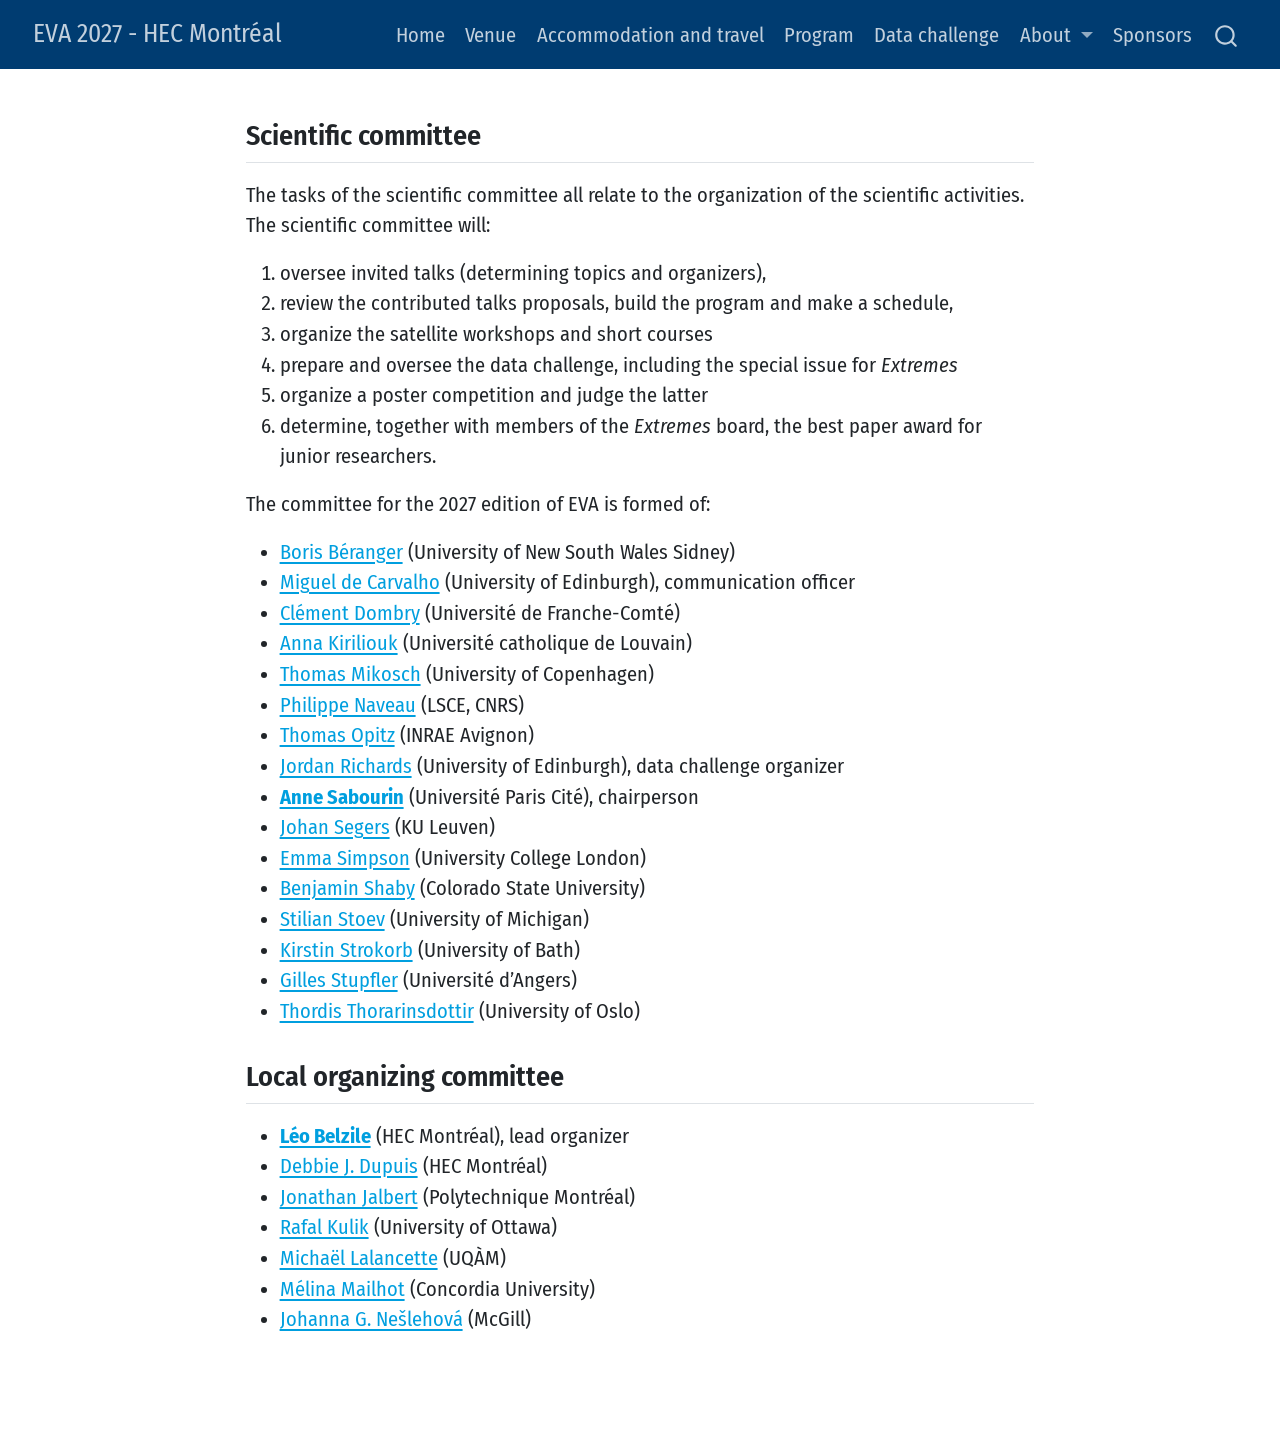
<file: docs/committees.html>
<!DOCTYPE html>
<html xmlns="http://www.w3.org/1999/xhtml" lang="en" xml:lang="en"><head>

<meta charset="utf-8">
<meta name="generator" content="quarto-1.9.36">

<meta name="viewport" content="width=device-width, initial-scale=1.0, user-scalable=yes">


<title>EVA 2027 - Committees – EVA 2027 - HEC Montréal</title>
<style>
/* Default styles provided by pandoc.
** See https://pandoc.org/MANUAL.html#variables-for-html for config info.
*/
code{white-space: pre-wrap;}
span.smallcaps{font-variant: small-caps;}
div.columns{display: flex; gap: min(4vw, 1.5em);}
div.column{flex: auto; overflow-x: auto;}
div.hanging-indent{margin-left: 1.5em; text-indent: -1.5em;}
ul.task-list{list-style: none;}
ul.task-list li input[type="checkbox"] {
  width: 0.8em;
  margin: 0 0.8em 0.2em -1em; /* quarto-specific, see https://github.com/quarto-dev/quarto-cli/issues/4556 */ 
  vertical-align: middle;
}
</style>


<script src="site_libs/quarto-nav/quarto-nav.js"></script>
<script src="site_libs/clipboard/clipboard.min.js"></script>
<script src="site_libs/quarto-search/autocomplete.umd.js"></script>
<script src="site_libs/quarto-search/fuse.min.js"></script>
<script src="site_libs/quarto-search/quarto-search.js"></script>
<meta name="quarto:offset" content="./">
<script src="site_libs/quarto-html/quarto.js" type="module"></script>
<script src="site_libs/quarto-html/tabsets/tabsets.js" type="module"></script>
<script src="site_libs/quarto-html/popper.min.js"></script>
<script src="site_libs/quarto-html/tippy.umd.min.js"></script>
<script src="site_libs/quarto-html/anchor.min.js"></script>
<link href="site_libs/quarto-html/tippy.css" rel="stylesheet">
<link href="site_libs/quarto-html/quarto-syntax-highlighting-845c23b38eaddc0f92fda52bfe77a8c8.css" rel="stylesheet" id="quarto-text-highlighting-styles">
<script src="site_libs/bootstrap/bootstrap.min.js"></script>
<link href="site_libs/bootstrap/bootstrap-icons.css" rel="stylesheet">
<link href="site_libs/bootstrap/bootstrap-46efe09668ebc370879797787cce8843.min.css" rel="stylesheet" append-hash="true" id="quarto-bootstrap" data-mode="light">
<script id="quarto-search-options" type="application/json">{
  "location": "navbar",
  "copy-button": false,
  "collapse-after": 3,
  "panel-placement": "end",
  "type": "overlay",
  "limit": 50,
  "keyboard-shortcut": [
    "f",
    "/",
    "s"
  ],
  "show-item-context": false,
  "language": {
    "search-no-results-text": "No results",
    "search-matching-documents-text": "matching documents",
    "search-copy-link-title": "Copy link to search",
    "search-hide-matches-text": "Hide additional matches",
    "search-more-match-text": "more match in this document",
    "search-more-matches-text": "more matches in this document",
    "search-clear-button-title": "Clear",
    "search-text-placeholder": "",
    "search-detached-cancel-button-title": "Cancel",
    "search-submit-button-title": "Submit",
    "search-label": "Search"
  }
}</script>


</head>

<body class="nav-fixed fullcontent quarto-light">

<div id="quarto-search-results"></div>
  <header id="quarto-header" class="headroom fixed-top">
    <nav class="navbar navbar-expand-lg " data-bs-theme="dark">
      <div class="navbar-container container-fluid">
      <div class="navbar-brand-container mx-auto">
    <a class="navbar-brand" href="./index.html">
    <span class="navbar-title">EVA 2027 - HEC Montréal</span>
    </a>
  </div>
            <div id="quarto-search" class="" title="Search"></div>
          <button class="navbar-toggler" type="button" data-bs-toggle="collapse" data-bs-target="#navbarCollapse" aria-controls="navbarCollapse" role="menu" aria-expanded="false" aria-label="Toggle navigation" onclick="if (window.quartoToggleHeadroom) { window.quartoToggleHeadroom(); }">
  <span class="navbar-toggler-icon"></span>
</button>
          <div class="collapse navbar-collapse" id="navbarCollapse">
            <ul class="navbar-nav navbar-nav-scroll ms-auto">
  <li class="nav-item">
    <a class="nav-link" href="./index.html"> 
<span class="menu-text">Home</span></a>
  </li>  
  <li class="nav-item">
    <a class="nav-link" href="./venue.html"> 
<span class="menu-text">Venue</span></a>
  </li>  
  <li class="nav-item">
    <a class="nav-link" href="./accommodation.html"> 
<span class="menu-text">Accommodation and travel</span></a>
  </li>  
  <li class="nav-item">
    <a class="nav-link" href="./program.html"> 
<span class="menu-text">Program</span></a>
  </li>  
  <li class="nav-item">
    <a class="nav-link" href="./datachallenge.html"> 
<span class="menu-text">Data challenge</span></a>
  </li>  
  <li class="nav-item dropdown ">
    <a class="nav-link dropdown-toggle" href="#" id="nav-menu-about" role="link" data-bs-toggle="dropdown" aria-expanded="false">
 <span class="menu-text">About</span>
    </a>
    <ul class="dropdown-menu dropdown-menu-end" aria-labelledby="nav-menu-about">    
        <li>
    <a class="dropdown-item" href="./committees.html">
 <span class="dropdown-text">Committees</span></a>
  </li>  
        <li>
    <a class="dropdown-item" href="./history.html">
 <span class="dropdown-text">History</span></a>
  </li>  
    </ul>
  </li>
  <li class="nav-item">
    <a class="nav-link" href="./sponsors.html"> 
<span class="menu-text">Sponsors</span></a>
  </li>  
</ul>
          </div> <!-- /navcollapse -->
            <div class="quarto-navbar-tools">
</div>
      </div> <!-- /container-fluid -->
    </nav>
</header>
<!-- content -->
<div id="quarto-content" class="quarto-container page-columns page-rows-contents page-layout-article page-navbar">
<!-- sidebar -->
<!-- margin-sidebar -->
    
<!-- main -->
<main class="content" id="quarto-document-content"><header id="title-block-header" class="quarto-title-block"></header>




<section id="scientific-committee" class="level2">
<h2 class="anchored" data-anchor-id="scientific-committee">Scientific committee</h2>
<p>The tasks of the scientific committee all relate to the organization of the scientific activities. The scientific committee will:</p>
<ol type="1">
<li>oversee invited talks (determining topics and organizers),</li>
<li>review the contributed talks proposals, build the program and make a schedule,</li>
<li>organize the satellite workshops and short courses</li>
<li>prepare and oversee the data challenge, including the special issue for <em>Extremes</em></li>
<li>organize a poster competition and judge the latter</li>
<li>determine, together with members of the <em>Extremes</em> board, the best paper award for junior researchers.</li>
</ol>
<p>The committee for the 2027 edition of EVA is formed of:</p>
<ul>
<li><a href="https://www.borisberanger.com/">Boris Béranger</a> (University of New South Wales Sidney)</li>
<li><a href="">Miguel de Carvalho</a> (University of Edinburgh), communication officer</li>
<li><a href="https://cdombry.perso.math.cnrs.fr/">Clément Dombry</a> (Université de Franche-Comté)</li>
<li><a href="https://akiriliouk.github.io/">Anna Kiriliouk</a> (Université catholique de Louvain)</li>
<li><a href="https://web.math.ku.dk/~mikosch/">Thomas Mikosch</a> (University of Copenhagen)</li>
<li><a href="https://www.lsce.ipsl.fr/en/pisp/philippe-naveau/">Philippe Naveau</a> (LSCE, CNRS)</li>
<li><a href="https://biosp.mathnum.inrae.fr/homepage-thomas-opitz">Thomas Opitz</a> (INRAE Avignon)</li>
<li><a href="https://jbrich95.github.io/">Jordan Richards</a> (University of Edinburgh), data challenge organizer</li>
<li><a href="https://helios2.mi.parisdescartes.fr/~asabouri/"><strong>Anne Sabourin</strong></a> (Université Paris Cité), chairperson</li>
<li><a href="https://perso.uclouvain.be/johan.segers/">Johan Segers</a> (KU Leuven)</li>
<li><a href="https://www.homepages.ucl.ac.uk/~ucakess/">Emma Simpson</a> (University College London)</li>
<li><a href="https://www.stat.colostate.edu/~bshaby/">Benjamin Shaby</a> (Colorado State University)</li>
<li><a href="https://sites.lsa.umich.edu/sstoev/">Stilian Stoev</a> (University of Michigan)</li>
<li><a href="https://strokorb.github.io/">Kirstin Strokorb</a> (University of Bath)</li>
<li><a href="https://math.univ-angers.fr/~stupfler/">Gilles Stupfler</a> (Université d’Angers)</li>
<li><a href="https://www.mn.uio.no/math/english/people/aca/thordist/index.html">Thordis Thorarinsdottir</a> (University of Oslo)</li>
</ul>
</section>
<section id="local-organizing-committee" class="level2">
<h2 class="anchored" data-anchor-id="local-organizing-committee">Local organizing committee</h2>
<ul>
<li><a href="https://lbelzile.bitbucket.io"><strong>Léo Belzile</strong></a> (HEC Montréal), lead organizer</li>
<li><a href="https://www.hec.ca/en/profs/debbie.dupuis.html">Debbie J. Dupuis</a> (HEC Montréal)</li>
<li><a href="https://www.polymtl.ca/expertises/jalbert-jonathan">Jonathan Jalbert</a> (Polytechnique Montréal)</li>
<li><a href="https://mysite.science.uottawa.ca/rkulik/">Rafal Kulik</a> (University of Ottawa)</li>
<li><a href="https://mic-lalancette.github.io/">Michaël Lalancette</a> (UQÀM)</li>
<li><a href="https://www.concordia.ca/faculty/melina-mailhot.html">Mélina Mailhot</a> (Concordia University)</li>
<li><a href="https://www.math.mcgill.ca/neslehova">Johanna G. Nešlehová</a> (McGill)</li>
</ul>


</section>

</main> <!-- /main -->
<script id="quarto-html-after-body" type="application/javascript">
  window.document.addEventListener("DOMContentLoaded", function (event) {
    const icon = "";
    const anchorJS = new window.AnchorJS();
    anchorJS.options = {
      placement: 'right',
      icon: icon
    };
    anchorJS.add('.anchored');
    const isCodeAnnotation = (el) => {
      for (const clz of el.classList) {
        if (clz.startsWith('code-annotation-')) {                     
          return true;
        }
      }
      return false;
    }
    const onCopySuccess = function(e) {
      // button target
      const button = e.trigger;
      // don't keep focus
      button.blur();
      // flash "checked"
      button.classList.add('code-copy-button-checked');
      var currentTitle = button.getAttribute("title");
      button.setAttribute("title", "Copied!");
      let tooltip;
      if (window.bootstrap) {
        button.setAttribute("data-bs-toggle", "tooltip");
        button.setAttribute("data-bs-placement", "left");
        button.setAttribute("data-bs-title", "Copied!");
        tooltip = new bootstrap.Tooltip(button, 
          { trigger: "manual", 
            customClass: "code-copy-button-tooltip",
            offset: [0, -8]});
        tooltip.show();    
      }
      setTimeout(function() {
        if (tooltip) {
          tooltip.hide();
          button.removeAttribute("data-bs-title");
          button.removeAttribute("data-bs-toggle");
          button.removeAttribute("data-bs-placement");
        }
        button.setAttribute("title", currentTitle);
        button.classList.remove('code-copy-button-checked');
      }, 1000);
      // clear code selection
      e.clearSelection();
    }
    const getTextToCopy = function(trigger) {
      const outerScaffold = trigger.parentElement.cloneNode(true);
      const codeEl = outerScaffold.querySelector('code');
      for (const childEl of codeEl.children) {
        if (isCodeAnnotation(childEl)) {
          childEl.remove();
        }
      }
      return codeEl.innerText;
    }
    const clipboard = new window.ClipboardJS('.code-copy-button:not([data-in-quarto-modal])', {
      text: getTextToCopy
    });
    clipboard.on('success', onCopySuccess);
    if (window.document.getElementById('quarto-embedded-source-code-modal')) {
      const clipboardModal = new window.ClipboardJS('.code-copy-button[data-in-quarto-modal]', {
        text: getTextToCopy,
        container: window.document.getElementById('quarto-embedded-source-code-modal')
      });
      clipboardModal.on('success', onCopySuccess);
    }
      var localhostRegex = new RegExp(/^(?:http|https):\/\/localhost\:?[0-9]*\//);
      var mailtoRegex = new RegExp(/^mailto:/);
        var filterRegex = new RegExp("https:\/\/eva2027\.github\.io");
      var isInternal = (href) => {
          return filterRegex.test(href) || localhostRegex.test(href) || mailtoRegex.test(href);
      }
      // Inspect non-navigation links and adorn them if external
     var links = window.document.querySelectorAll('a[href]:not(.nav-link):not(.navbar-brand):not(.toc-action):not(.sidebar-link):not(.sidebar-item-toggle):not(.pagination-link):not(.no-external):not([aria-hidden]):not(.dropdown-item):not(.quarto-navigation-tool):not(.about-link)');
      for (var i=0; i<links.length; i++) {
        const link = links[i];
        if (!isInternal(link.href)) {
          // undo the damage that might have been done by quarto-nav.js in the case of
          // links that we want to consider external
          if (link.dataset.originalHref !== undefined) {
            link.href = link.dataset.originalHref;
          }
        }
      }
    function tippyHover(el, contentFn, onTriggerFn, onUntriggerFn) {
      const config = {
        allowHTML: true,
        maxWidth: 500,
        delay: 100,
        arrow: false,
        appendTo: function(el) {
            return el.parentElement;
        },
        interactive: true,
        interactiveBorder: 10,
        theme: 'quarto',
        placement: 'bottom-start',
      };
      if (contentFn) {
        config.content = contentFn;
      }
      if (onTriggerFn) {
        config.onTrigger = onTriggerFn;
      }
      if (onUntriggerFn) {
        config.onUntrigger = onUntriggerFn;
      }
      window.tippy(el, config); 
    }
    const noterefs = window.document.querySelectorAll('a[role="doc-noteref"]');
    for (var i=0; i<noterefs.length; i++) {
      const ref = noterefs[i];
      tippyHover(ref, function() {
        // use id or data attribute instead here
        let href = ref.getAttribute('data-footnote-href') || ref.getAttribute('href');
        try { href = new URL(href).hash; } catch {}
        const id = href.replace(/^#\/?/, "");
        const note = window.document.getElementById(id);
        if (note) {
          return note.innerHTML;
        } else {
          return "";
        }
      });
    }
    const xrefs = window.document.querySelectorAll('a.quarto-xref');
    const processXRef = (id, note) => {
      // Strip column container classes
      const stripColumnClz = (el) => {
        el.classList.remove("page-full", "page-columns");
        if (el.children) {
          for (const child of el.children) {
            stripColumnClz(child);
          }
        }
      }
      stripColumnClz(note)
      if (id === null || id.startsWith('sec-')) {
        // Special case sections, only their first couple elements
        const container = document.createElement("div");
        if (note.children && note.children.length > 2) {
          container.appendChild(note.children[0].cloneNode(true));
          for (let i = 1; i < note.children.length; i++) {
            const child = note.children[i];
            if (child.tagName === "P" && child.innerText === "") {
              continue;
            } else {
              container.appendChild(child.cloneNode(true));
              break;
            }
          }
          if (window.Quarto?.typesetMath) {
            window.Quarto.typesetMath(container);
          }
          return container.innerHTML
        } else {
          if (window.Quarto?.typesetMath) {
            window.Quarto.typesetMath(note);
          }
          return note.innerHTML;
        }
      } else {
        // Remove any anchor links if they are present
        const anchorLink = note.querySelector('a.anchorjs-link');
        if (anchorLink) {
          anchorLink.remove();
        }
        if (window.Quarto?.typesetMath) {
          window.Quarto.typesetMath(note);
        }
        if (note.classList.contains("callout")) {
          return note.outerHTML;
        } else {
          return note.innerHTML;
        }
      }
    }
    for (var i=0; i<xrefs.length; i++) {
      const xref = xrefs[i];
      tippyHover(xref, undefined, function(instance) {
        instance.disable();
        let url = xref.getAttribute('href');
        let hash = undefined; 
        if (url.startsWith('#')) {
          hash = url;
        } else {
          try { hash = new URL(url).hash; } catch {}
        }
        if (hash) {
          const id = hash.replace(/^#\/?/, "");
          const note = window.document.getElementById(id);
          if (note !== null) {
            try {
              const html = processXRef(id, note.cloneNode(true));
              instance.setContent(html);
            } finally {
              instance.enable();
              instance.show();
            }
          } else {
            // See if we can fetch this
            fetch(url.split('#')[0])
            .then(res => res.text())
            .then(html => {
              const parser = new DOMParser();
              const htmlDoc = parser.parseFromString(html, "text/html");
              const note = htmlDoc.getElementById(id);
              if (note !== null) {
                const html = processXRef(id, note);
                instance.setContent(html);
              } 
            }).finally(() => {
              instance.enable();
              instance.show();
            });
          }
        } else {
          // See if we can fetch a full url (with no hash to target)
          // This is a special case and we should probably do some content thinning / targeting
          fetch(url)
          .then(res => res.text())
          .then(html => {
            const parser = new DOMParser();
            const htmlDoc = parser.parseFromString(html, "text/html");
            const note = htmlDoc.querySelector('main.content');
            if (note !== null) {
              // This should only happen for chapter cross references
              // (since there is no id in the URL)
              // remove the first header
              if (note.children.length > 0 && note.children[0].tagName === "HEADER") {
                note.children[0].remove();
              }
              const html = processXRef(null, note);
              instance.setContent(html);
            } 
          }).finally(() => {
            instance.enable();
            instance.show();
          });
        }
      }, function(instance) {
      });
    }
        let selectedAnnoteEl;
        const selectorForAnnotation = ( cell, annotation) => {
          let cellAttr = 'data-code-cell="' + cell + '"';
          let lineAttr = 'data-code-annotation="' +  annotation + '"';
          const selector = 'span[' + cellAttr + '][' + lineAttr + ']';
          return selector;
        }
        const selectCodeLines = (annoteEl) => {
          const doc = window.document;
          const targetCell = annoteEl.getAttribute("data-target-cell");
          const targetAnnotation = annoteEl.getAttribute("data-target-annotation");
          const annoteSpan = window.document.querySelector(selectorForAnnotation(targetCell, targetAnnotation));
          const lines = annoteSpan.getAttribute("data-code-lines").split(",");
          const lineIds = lines.map((line) => {
            return targetCell + "-" + line;
          })
          let top = null;
          let height = null;
          let parent = null;
          if (lineIds.length > 0) {
              //compute the position of the single el (top and bottom and make a div)
              const el = window.document.getElementById(lineIds[0]);
              top = el.offsetTop;
              height = el.offsetHeight;
              parent = el.parentElement.parentElement;
            if (lineIds.length > 1) {
              const lastEl = window.document.getElementById(lineIds[lineIds.length - 1]);
              const bottom = lastEl.offsetTop + lastEl.offsetHeight;
              height = bottom - top;
            }
            if (top !== null && height !== null && parent !== null) {
              // cook up a div (if necessary) and position it 
              let div = window.document.getElementById("code-annotation-line-highlight");
              if (div === null) {
                div = window.document.createElement("div");
                div.setAttribute("id", "code-annotation-line-highlight");
                div.style.position = 'absolute';
                parent.appendChild(div);
              }
              div.style.top = top - 2 + "px";
              div.style.height = height + 4 + "px";
              div.style.left = 0;
              let gutterDiv = window.document.getElementById("code-annotation-line-highlight-gutter");
              if (gutterDiv === null) {
                gutterDiv = window.document.createElement("div");
                gutterDiv.setAttribute("id", "code-annotation-line-highlight-gutter");
                gutterDiv.style.position = 'absolute';
                const codeCell = window.document.getElementById(targetCell);
                const gutter = codeCell.querySelector('.code-annotation-gutter');
                gutter.appendChild(gutterDiv);
              }
              gutterDiv.style.top = top - 2 + "px";
              gutterDiv.style.height = height + 4 + "px";
            }
            selectedAnnoteEl = annoteEl;
          }
        };
        const unselectCodeLines = () => {
          const elementsIds = ["code-annotation-line-highlight", "code-annotation-line-highlight-gutter"];
          elementsIds.forEach((elId) => {
            const div = window.document.getElementById(elId);
            if (div) {
              div.remove();
            }
          });
          selectedAnnoteEl = undefined;
        };
          // Handle positioning of the toggle
      window.addEventListener(
        "resize",
        throttle(() => {
          elRect = undefined;
          if (selectedAnnoteEl) {
            selectCodeLines(selectedAnnoteEl);
          }
        }, 10)
      );
      function throttle(fn, ms) {
      let throttle = false;
      let timer;
        return (...args) => {
          if(!throttle) { // first call gets through
              fn.apply(this, args);
              throttle = true;
          } else { // all the others get throttled
              if(timer) clearTimeout(timer); // cancel #2
              timer = setTimeout(() => {
                fn.apply(this, args);
                timer = throttle = false;
              }, ms);
          }
        };
      }
        // Attach click handler to the DT
        const annoteDls = window.document.querySelectorAll('dt[data-target-cell]');
        for (const annoteDlNode of annoteDls) {
          annoteDlNode.addEventListener('click', (event) => {
            const clickedEl = event.target;
            if (clickedEl !== selectedAnnoteEl) {
              unselectCodeLines();
              const activeEl = window.document.querySelector('dt[data-target-cell].code-annotation-active');
              if (activeEl) {
                activeEl.classList.remove('code-annotation-active');
              }
              selectCodeLines(clickedEl);
              clickedEl.classList.add('code-annotation-active');
            } else {
              // Unselect the line
              unselectCodeLines();
              clickedEl.classList.remove('code-annotation-active');
            }
          });
        }
    const findCites = (el) => {
      const parentEl = el.parentElement;
      if (parentEl) {
        const cites = parentEl.dataset.cites;
        if (cites) {
          return {
            el,
            cites: cites.split(' ')
          };
        } else {
          return findCites(el.parentElement)
        }
      } else {
        return undefined;
      }
    };
    var bibliorefs = window.document.querySelectorAll('a[role="doc-biblioref"]');
    for (var i=0; i<bibliorefs.length; i++) {
      const ref = bibliorefs[i];
      const citeInfo = findCites(ref);
      if (citeInfo) {
        tippyHover(citeInfo.el, function() {
          var popup = window.document.createElement('div');
          citeInfo.cites.forEach(function(cite) {
            var citeDiv = window.document.createElement('div');
            citeDiv.classList.add('hanging-indent');
            citeDiv.classList.add('csl-entry');
            var biblioDiv = window.document.getElementById('ref-' + cite);
            if (biblioDiv) {
              citeDiv.innerHTML = biblioDiv.innerHTML;
            }
            popup.appendChild(citeDiv);
          });
          return popup.innerHTML;
        });
      }
    }
  });
  </script>
</div> <!-- /content -->




</body></html>
</file>
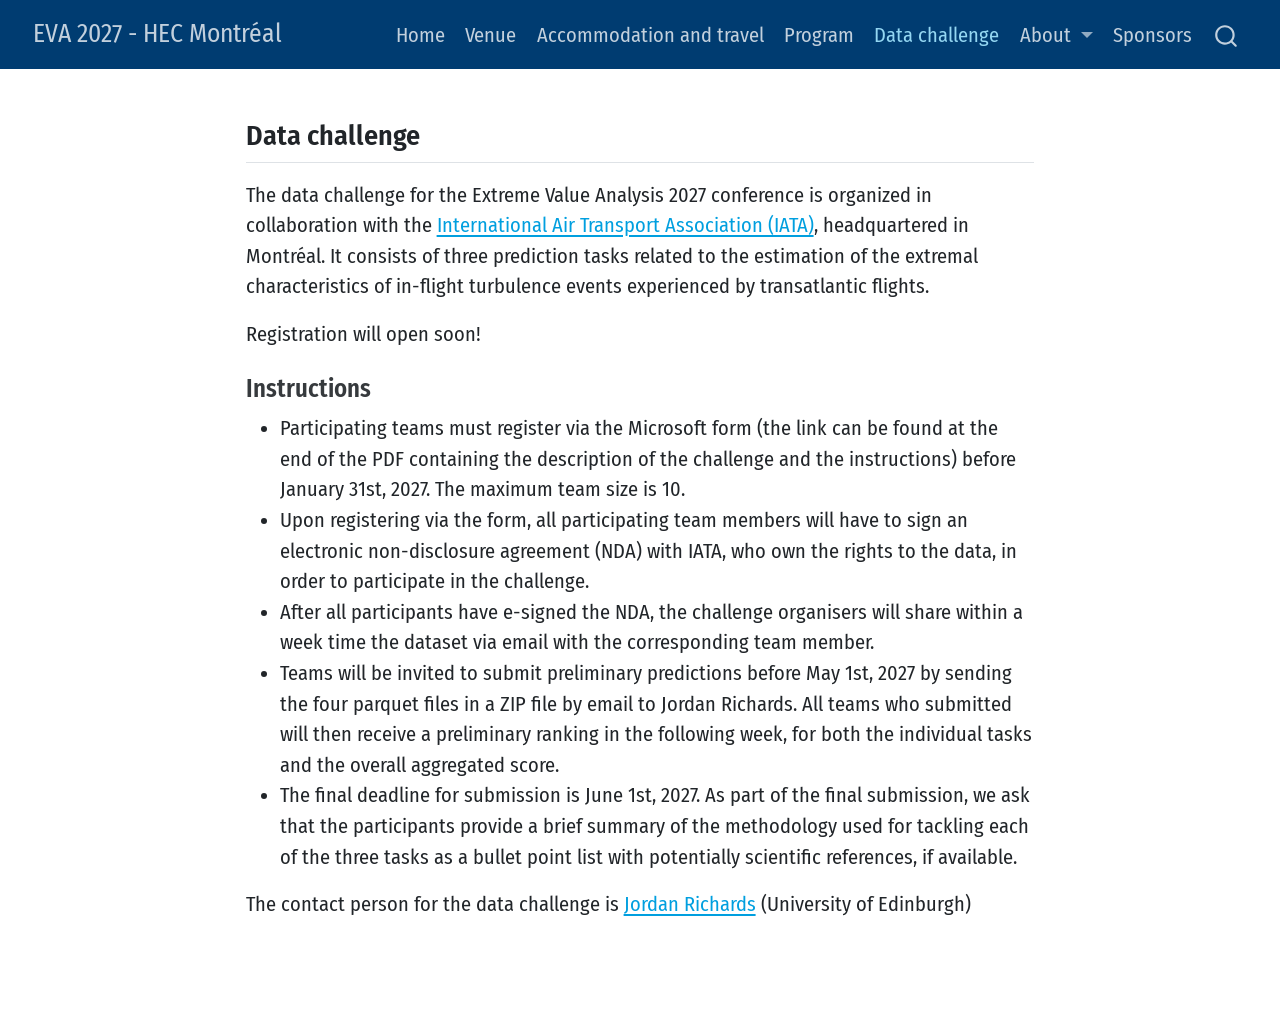
<file: docs/datachallenge.html>
<!DOCTYPE html>
<html xmlns="http://www.w3.org/1999/xhtml" lang="en" xml:lang="en"><head>

<meta charset="utf-8">
<meta name="generator" content="quarto-1.9.36">

<meta name="viewport" content="width=device-width, initial-scale=1.0, user-scalable=yes">


<title>Data challenge – EVA 2027 - HEC Montréal</title>
<style>
/* Default styles provided by pandoc.
** See https://pandoc.org/MANUAL.html#variables-for-html for config info.
*/
code{white-space: pre-wrap;}
span.smallcaps{font-variant: small-caps;}
div.columns{display: flex; gap: min(4vw, 1.5em);}
div.column{flex: auto; overflow-x: auto;}
div.hanging-indent{margin-left: 1.5em; text-indent: -1.5em;}
ul.task-list{list-style: none;}
ul.task-list li input[type="checkbox"] {
  width: 0.8em;
  margin: 0 0.8em 0.2em -1em; /* quarto-specific, see https://github.com/quarto-dev/quarto-cli/issues/4556 */ 
  vertical-align: middle;
}
</style>


<script src="site_libs/quarto-nav/quarto-nav.js"></script>
<script src="site_libs/clipboard/clipboard.min.js"></script>
<script src="site_libs/quarto-search/autocomplete.umd.js"></script>
<script src="site_libs/quarto-search/fuse.min.js"></script>
<script src="site_libs/quarto-search/quarto-search.js"></script>
<meta name="quarto:offset" content="./">
<script src="site_libs/quarto-html/quarto.js" type="module"></script>
<script src="site_libs/quarto-html/tabsets/tabsets.js" type="module"></script>
<script src="site_libs/quarto-html/popper.min.js"></script>
<script src="site_libs/quarto-html/tippy.umd.min.js"></script>
<script src="site_libs/quarto-html/anchor.min.js"></script>
<link href="site_libs/quarto-html/tippy.css" rel="stylesheet">
<link href="site_libs/quarto-html/quarto-syntax-highlighting-845c23b38eaddc0f92fda52bfe77a8c8.css" rel="stylesheet" id="quarto-text-highlighting-styles">
<script src="site_libs/bootstrap/bootstrap.min.js"></script>
<link href="site_libs/bootstrap/bootstrap-icons.css" rel="stylesheet">
<link href="site_libs/bootstrap/bootstrap-46efe09668ebc370879797787cce8843.min.css" rel="stylesheet" append-hash="true" id="quarto-bootstrap" data-mode="light">
<script id="quarto-search-options" type="application/json">{
  "location": "navbar",
  "copy-button": false,
  "collapse-after": 3,
  "panel-placement": "end",
  "type": "overlay",
  "limit": 50,
  "keyboard-shortcut": [
    "f",
    "/",
    "s"
  ],
  "show-item-context": false,
  "language": {
    "search-no-results-text": "No results",
    "search-matching-documents-text": "matching documents",
    "search-copy-link-title": "Copy link to search",
    "search-hide-matches-text": "Hide additional matches",
    "search-more-match-text": "more match in this document",
    "search-more-matches-text": "more matches in this document",
    "search-clear-button-title": "Clear",
    "search-text-placeholder": "",
    "search-detached-cancel-button-title": "Cancel",
    "search-submit-button-title": "Submit",
    "search-label": "Search"
  }
}</script>


</head>

<body class="nav-fixed fullcontent quarto-light">

<div id="quarto-search-results"></div>
  <header id="quarto-header" class="headroom fixed-top">
    <nav class="navbar navbar-expand-lg " data-bs-theme="dark">
      <div class="navbar-container container-fluid">
      <div class="navbar-brand-container mx-auto">
    <a class="navbar-brand" href="./index.html">
    <span class="navbar-title">EVA 2027 - HEC Montréal</span>
    </a>
  </div>
            <div id="quarto-search" class="" title="Search"></div>
          <button class="navbar-toggler" type="button" data-bs-toggle="collapse" data-bs-target="#navbarCollapse" aria-controls="navbarCollapse" role="menu" aria-expanded="false" aria-label="Toggle navigation" onclick="if (window.quartoToggleHeadroom) { window.quartoToggleHeadroom(); }">
  <span class="navbar-toggler-icon"></span>
</button>
          <div class="collapse navbar-collapse" id="navbarCollapse">
            <ul class="navbar-nav navbar-nav-scroll ms-auto">
  <li class="nav-item">
    <a class="nav-link" href="./index.html"> 
<span class="menu-text">Home</span></a>
  </li>  
  <li class="nav-item">
    <a class="nav-link" href="./venue.html"> 
<span class="menu-text">Venue</span></a>
  </li>  
  <li class="nav-item">
    <a class="nav-link" href="./accommodation.html"> 
<span class="menu-text">Accommodation and travel</span></a>
  </li>  
  <li class="nav-item">
    <a class="nav-link" href="./program.html"> 
<span class="menu-text">Program</span></a>
  </li>  
  <li class="nav-item">
    <a class="nav-link active" href="./datachallenge.html" aria-current="page"> 
<span class="menu-text">Data challenge</span></a>
  </li>  
  <li class="nav-item dropdown ">
    <a class="nav-link dropdown-toggle" href="#" id="nav-menu-about" role="link" data-bs-toggle="dropdown" aria-expanded="false">
 <span class="menu-text">About</span>
    </a>
    <ul class="dropdown-menu dropdown-menu-end" aria-labelledby="nav-menu-about">    
        <li>
    <a class="dropdown-item" href="./committees.html">
 <span class="dropdown-text">Committees</span></a>
  </li>  
        <li>
    <a class="dropdown-item" href="./history.html">
 <span class="dropdown-text">History</span></a>
  </li>  
    </ul>
  </li>
  <li class="nav-item">
    <a class="nav-link" href="./sponsors.html"> 
<span class="menu-text">Sponsors</span></a>
  </li>  
</ul>
          </div> <!-- /navcollapse -->
            <div class="quarto-navbar-tools">
</div>
      </div> <!-- /container-fluid -->
    </nav>
</header>
<!-- content -->
<div id="quarto-content" class="quarto-container page-columns page-rows-contents page-layout-article page-navbar">
<!-- sidebar -->
<!-- margin-sidebar -->
    
<!-- main -->
<main class="content" id="quarto-document-content"><header id="title-block-header" class="quarto-title-block"></header>




<section id="data-challenge" class="level2">
<h2 class="anchored" data-anchor-id="data-challenge">Data challenge</h2>
<p>The data challenge for the Extreme Value Analysis 2027 conference is organized in collaboration with the <a href="https://www.iata.org/">International Air Transport Association (IATA)</a>, headquartered in Montréal. It consists of three prediction tasks related to the estimation of the extremal characteristics of in-flight turbulence events experienced by transatlantic flights.</p>
<p>Registration will open soon!</p>
<section id="instructions" class="level3">
<h3 class="anchored" data-anchor-id="instructions">Instructions</h3>
<ul>
<li>Participating teams must register via the Microsoft form (the link can be found at the end of the PDF containing the description of the challenge and the instructions) before January 31st, 2027. The maximum team size is 10.</li>
<li>Upon registering via the form, all participating team members will have to sign an electronic non-disclosure agreement (NDA) with IATA, who own the rights to the data, in order to participate in the challenge.</li>
<li>After all participants have e-signed the NDA, the challenge organisers will share within a week time the dataset via email with the corresponding team member.</li>
<li>Teams will be invited to submit preliminary predictions before May 1st, 2027 by sending the four parquet files in a ZIP file by email to Jordan Richards. All teams who submitted will then receive a preliminary ranking in the following week, for both the individual tasks and the overall aggregated score.</li>
<li>The final deadline for submission is June 1st, 2027. As part of the final submission, we ask that the participants provide a brief summary of the methodology used for tackling each of the three tasks as a bullet point list with potentially scientific references, if available.</li>
</ul>
<p>The contact person for the data challenge is <a href="https://jbrich95.github.io/">Jordan Richards</a> (University of Edinburgh)</p>


</section>
</section>

</main> <!-- /main -->
<script id="quarto-html-after-body" type="application/javascript">
  window.document.addEventListener("DOMContentLoaded", function (event) {
    const icon = "";
    const anchorJS = new window.AnchorJS();
    anchorJS.options = {
      placement: 'right',
      icon: icon
    };
    anchorJS.add('.anchored');
    const isCodeAnnotation = (el) => {
      for (const clz of el.classList) {
        if (clz.startsWith('code-annotation-')) {                     
          return true;
        }
      }
      return false;
    }
    const onCopySuccess = function(e) {
      // button target
      const button = e.trigger;
      // don't keep focus
      button.blur();
      // flash "checked"
      button.classList.add('code-copy-button-checked');
      var currentTitle = button.getAttribute("title");
      button.setAttribute("title", "Copied!");
      let tooltip;
      if (window.bootstrap) {
        button.setAttribute("data-bs-toggle", "tooltip");
        button.setAttribute("data-bs-placement", "left");
        button.setAttribute("data-bs-title", "Copied!");
        tooltip = new bootstrap.Tooltip(button, 
          { trigger: "manual", 
            customClass: "code-copy-button-tooltip",
            offset: [0, -8]});
        tooltip.show();    
      }
      setTimeout(function() {
        if (tooltip) {
          tooltip.hide();
          button.removeAttribute("data-bs-title");
          button.removeAttribute("data-bs-toggle");
          button.removeAttribute("data-bs-placement");
        }
        button.setAttribute("title", currentTitle);
        button.classList.remove('code-copy-button-checked');
      }, 1000);
      // clear code selection
      e.clearSelection();
    }
    const getTextToCopy = function(trigger) {
      const outerScaffold = trigger.parentElement.cloneNode(true);
      const codeEl = outerScaffold.querySelector('code');
      for (const childEl of codeEl.children) {
        if (isCodeAnnotation(childEl)) {
          childEl.remove();
        }
      }
      return codeEl.innerText;
    }
    const clipboard = new window.ClipboardJS('.code-copy-button:not([data-in-quarto-modal])', {
      text: getTextToCopy
    });
    clipboard.on('success', onCopySuccess);
    if (window.document.getElementById('quarto-embedded-source-code-modal')) {
      const clipboardModal = new window.ClipboardJS('.code-copy-button[data-in-quarto-modal]', {
        text: getTextToCopy,
        container: window.document.getElementById('quarto-embedded-source-code-modal')
      });
      clipboardModal.on('success', onCopySuccess);
    }
      var localhostRegex = new RegExp(/^(?:http|https):\/\/localhost\:?[0-9]*\//);
      var mailtoRegex = new RegExp(/^mailto:/);
        var filterRegex = new RegExp("https:\/\/eva2027\.github\.io");
      var isInternal = (href) => {
          return filterRegex.test(href) || localhostRegex.test(href) || mailtoRegex.test(href);
      }
      // Inspect non-navigation links and adorn them if external
     var links = window.document.querySelectorAll('a[href]:not(.nav-link):not(.navbar-brand):not(.toc-action):not(.sidebar-link):not(.sidebar-item-toggle):not(.pagination-link):not(.no-external):not([aria-hidden]):not(.dropdown-item):not(.quarto-navigation-tool):not(.about-link)');
      for (var i=0; i<links.length; i++) {
        const link = links[i];
        if (!isInternal(link.href)) {
          // undo the damage that might have been done by quarto-nav.js in the case of
          // links that we want to consider external
          if (link.dataset.originalHref !== undefined) {
            link.href = link.dataset.originalHref;
          }
        }
      }
    function tippyHover(el, contentFn, onTriggerFn, onUntriggerFn) {
      const config = {
        allowHTML: true,
        maxWidth: 500,
        delay: 100,
        arrow: false,
        appendTo: function(el) {
            return el.parentElement;
        },
        interactive: true,
        interactiveBorder: 10,
        theme: 'quarto',
        placement: 'bottom-start',
      };
      if (contentFn) {
        config.content = contentFn;
      }
      if (onTriggerFn) {
        config.onTrigger = onTriggerFn;
      }
      if (onUntriggerFn) {
        config.onUntrigger = onUntriggerFn;
      }
      window.tippy(el, config); 
    }
    const noterefs = window.document.querySelectorAll('a[role="doc-noteref"]');
    for (var i=0; i<noterefs.length; i++) {
      const ref = noterefs[i];
      tippyHover(ref, function() {
        // use id or data attribute instead here
        let href = ref.getAttribute('data-footnote-href') || ref.getAttribute('href');
        try { href = new URL(href).hash; } catch {}
        const id = href.replace(/^#\/?/, "");
        const note = window.document.getElementById(id);
        if (note) {
          return note.innerHTML;
        } else {
          return "";
        }
      });
    }
    const xrefs = window.document.querySelectorAll('a.quarto-xref');
    const processXRef = (id, note) => {
      // Strip column container classes
      const stripColumnClz = (el) => {
        el.classList.remove("page-full", "page-columns");
        if (el.children) {
          for (const child of el.children) {
            stripColumnClz(child);
          }
        }
      }
      stripColumnClz(note)
      if (id === null || id.startsWith('sec-')) {
        // Special case sections, only their first couple elements
        const container = document.createElement("div");
        if (note.children && note.children.length > 2) {
          container.appendChild(note.children[0].cloneNode(true));
          for (let i = 1; i < note.children.length; i++) {
            const child = note.children[i];
            if (child.tagName === "P" && child.innerText === "") {
              continue;
            } else {
              container.appendChild(child.cloneNode(true));
              break;
            }
          }
          if (window.Quarto?.typesetMath) {
            window.Quarto.typesetMath(container);
          }
          return container.innerHTML
        } else {
          if (window.Quarto?.typesetMath) {
            window.Quarto.typesetMath(note);
          }
          return note.innerHTML;
        }
      } else {
        // Remove any anchor links if they are present
        const anchorLink = note.querySelector('a.anchorjs-link');
        if (anchorLink) {
          anchorLink.remove();
        }
        if (window.Quarto?.typesetMath) {
          window.Quarto.typesetMath(note);
        }
        if (note.classList.contains("callout")) {
          return note.outerHTML;
        } else {
          return note.innerHTML;
        }
      }
    }
    for (var i=0; i<xrefs.length; i++) {
      const xref = xrefs[i];
      tippyHover(xref, undefined, function(instance) {
        instance.disable();
        let url = xref.getAttribute('href');
        let hash = undefined; 
        if (url.startsWith('#')) {
          hash = url;
        } else {
          try { hash = new URL(url).hash; } catch {}
        }
        if (hash) {
          const id = hash.replace(/^#\/?/, "");
          const note = window.document.getElementById(id);
          if (note !== null) {
            try {
              const html = processXRef(id, note.cloneNode(true));
              instance.setContent(html);
            } finally {
              instance.enable();
              instance.show();
            }
          } else {
            // See if we can fetch this
            fetch(url.split('#')[0])
            .then(res => res.text())
            .then(html => {
              const parser = new DOMParser();
              const htmlDoc = parser.parseFromString(html, "text/html");
              const note = htmlDoc.getElementById(id);
              if (note !== null) {
                const html = processXRef(id, note);
                instance.setContent(html);
              } 
            }).finally(() => {
              instance.enable();
              instance.show();
            });
          }
        } else {
          // See if we can fetch a full url (with no hash to target)
          // This is a special case and we should probably do some content thinning / targeting
          fetch(url)
          .then(res => res.text())
          .then(html => {
            const parser = new DOMParser();
            const htmlDoc = parser.parseFromString(html, "text/html");
            const note = htmlDoc.querySelector('main.content');
            if (note !== null) {
              // This should only happen for chapter cross references
              // (since there is no id in the URL)
              // remove the first header
              if (note.children.length > 0 && note.children[0].tagName === "HEADER") {
                note.children[0].remove();
              }
              const html = processXRef(null, note);
              instance.setContent(html);
            } 
          }).finally(() => {
            instance.enable();
            instance.show();
          });
        }
      }, function(instance) {
      });
    }
        let selectedAnnoteEl;
        const selectorForAnnotation = ( cell, annotation) => {
          let cellAttr = 'data-code-cell="' + cell + '"';
          let lineAttr = 'data-code-annotation="' +  annotation + '"';
          const selector = 'span[' + cellAttr + '][' + lineAttr + ']';
          return selector;
        }
        const selectCodeLines = (annoteEl) => {
          const doc = window.document;
          const targetCell = annoteEl.getAttribute("data-target-cell");
          const targetAnnotation = annoteEl.getAttribute("data-target-annotation");
          const annoteSpan = window.document.querySelector(selectorForAnnotation(targetCell, targetAnnotation));
          const lines = annoteSpan.getAttribute("data-code-lines").split(",");
          const lineIds = lines.map((line) => {
            return targetCell + "-" + line;
          })
          let top = null;
          let height = null;
          let parent = null;
          if (lineIds.length > 0) {
              //compute the position of the single el (top and bottom and make a div)
              const el = window.document.getElementById(lineIds[0]);
              top = el.offsetTop;
              height = el.offsetHeight;
              parent = el.parentElement.parentElement;
            if (lineIds.length > 1) {
              const lastEl = window.document.getElementById(lineIds[lineIds.length - 1]);
              const bottom = lastEl.offsetTop + lastEl.offsetHeight;
              height = bottom - top;
            }
            if (top !== null && height !== null && parent !== null) {
              // cook up a div (if necessary) and position it 
              let div = window.document.getElementById("code-annotation-line-highlight");
              if (div === null) {
                div = window.document.createElement("div");
                div.setAttribute("id", "code-annotation-line-highlight");
                div.style.position = 'absolute';
                parent.appendChild(div);
              }
              div.style.top = top - 2 + "px";
              div.style.height = height + 4 + "px";
              div.style.left = 0;
              let gutterDiv = window.document.getElementById("code-annotation-line-highlight-gutter");
              if (gutterDiv === null) {
                gutterDiv = window.document.createElement("div");
                gutterDiv.setAttribute("id", "code-annotation-line-highlight-gutter");
                gutterDiv.style.position = 'absolute';
                const codeCell = window.document.getElementById(targetCell);
                const gutter = codeCell.querySelector('.code-annotation-gutter');
                gutter.appendChild(gutterDiv);
              }
              gutterDiv.style.top = top - 2 + "px";
              gutterDiv.style.height = height + 4 + "px";
            }
            selectedAnnoteEl = annoteEl;
          }
        };
        const unselectCodeLines = () => {
          const elementsIds = ["code-annotation-line-highlight", "code-annotation-line-highlight-gutter"];
          elementsIds.forEach((elId) => {
            const div = window.document.getElementById(elId);
            if (div) {
              div.remove();
            }
          });
          selectedAnnoteEl = undefined;
        };
          // Handle positioning of the toggle
      window.addEventListener(
        "resize",
        throttle(() => {
          elRect = undefined;
          if (selectedAnnoteEl) {
            selectCodeLines(selectedAnnoteEl);
          }
        }, 10)
      );
      function throttle(fn, ms) {
      let throttle = false;
      let timer;
        return (...args) => {
          if(!throttle) { // first call gets through
              fn.apply(this, args);
              throttle = true;
          } else { // all the others get throttled
              if(timer) clearTimeout(timer); // cancel #2
              timer = setTimeout(() => {
                fn.apply(this, args);
                timer = throttle = false;
              }, ms);
          }
        };
      }
        // Attach click handler to the DT
        const annoteDls = window.document.querySelectorAll('dt[data-target-cell]');
        for (const annoteDlNode of annoteDls) {
          annoteDlNode.addEventListener('click', (event) => {
            const clickedEl = event.target;
            if (clickedEl !== selectedAnnoteEl) {
              unselectCodeLines();
              const activeEl = window.document.querySelector('dt[data-target-cell].code-annotation-active');
              if (activeEl) {
                activeEl.classList.remove('code-annotation-active');
              }
              selectCodeLines(clickedEl);
              clickedEl.classList.add('code-annotation-active');
            } else {
              // Unselect the line
              unselectCodeLines();
              clickedEl.classList.remove('code-annotation-active');
            }
          });
        }
    const findCites = (el) => {
      const parentEl = el.parentElement;
      if (parentEl) {
        const cites = parentEl.dataset.cites;
        if (cites) {
          return {
            el,
            cites: cites.split(' ')
          };
        } else {
          return findCites(el.parentElement)
        }
      } else {
        return undefined;
      }
    };
    var bibliorefs = window.document.querySelectorAll('a[role="doc-biblioref"]');
    for (var i=0; i<bibliorefs.length; i++) {
      const ref = bibliorefs[i];
      const citeInfo = findCites(ref);
      if (citeInfo) {
        tippyHover(citeInfo.el, function() {
          var popup = window.document.createElement('div');
          citeInfo.cites.forEach(function(cite) {
            var citeDiv = window.document.createElement('div');
            citeDiv.classList.add('hanging-indent');
            citeDiv.classList.add('csl-entry');
            var biblioDiv = window.document.getElementById('ref-' + cite);
            if (biblioDiv) {
              citeDiv.innerHTML = biblioDiv.innerHTML;
            }
            popup.appendChild(citeDiv);
          });
          return popup.innerHTML;
        });
      }
    }
  });
  </script>
</div> <!-- /content -->




</body></html>
</file>
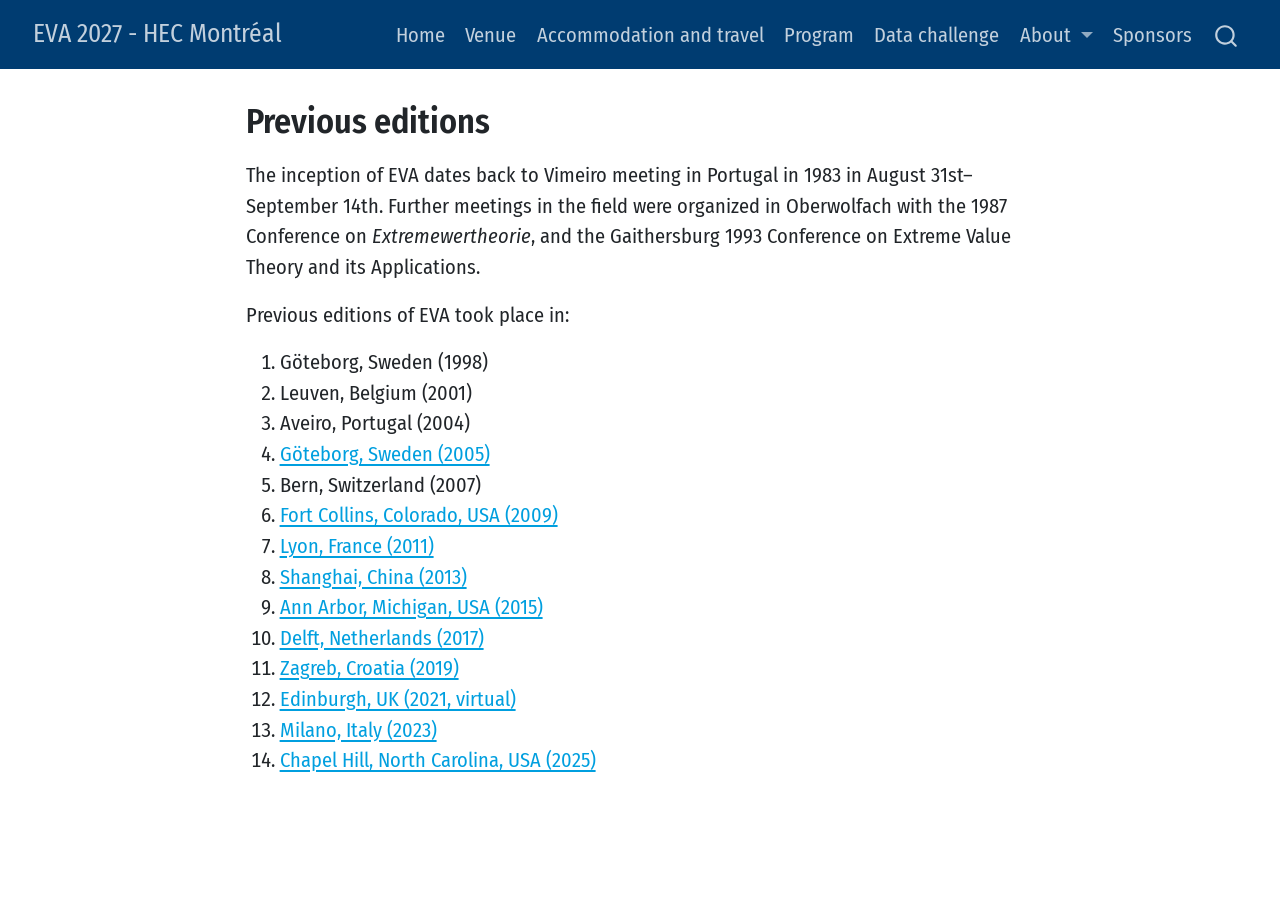
<file: docs/history.html>
<!DOCTYPE html>
<html xmlns="http://www.w3.org/1999/xhtml" lang="en" xml:lang="en"><head>

<meta charset="utf-8">
<meta name="generator" content="quarto-1.9.36">

<meta name="viewport" content="width=device-width, initial-scale=1.0, user-scalable=yes">


<title>Previous editions – EVA 2027 - HEC Montréal</title>
<style>
/* Default styles provided by pandoc.
** See https://pandoc.org/MANUAL.html#variables-for-html for config info.
*/
code{white-space: pre-wrap;}
span.smallcaps{font-variant: small-caps;}
div.columns{display: flex; gap: min(4vw, 1.5em);}
div.column{flex: auto; overflow-x: auto;}
div.hanging-indent{margin-left: 1.5em; text-indent: -1.5em;}
ul.task-list{list-style: none;}
ul.task-list li input[type="checkbox"] {
  width: 0.8em;
  margin: 0 0.8em 0.2em -1em; /* quarto-specific, see https://github.com/quarto-dev/quarto-cli/issues/4556 */ 
  vertical-align: middle;
}
</style>


<script src="site_libs/quarto-nav/quarto-nav.js"></script>
<script src="site_libs/clipboard/clipboard.min.js"></script>
<script src="site_libs/quarto-search/autocomplete.umd.js"></script>
<script src="site_libs/quarto-search/fuse.min.js"></script>
<script src="site_libs/quarto-search/quarto-search.js"></script>
<meta name="quarto:offset" content="./">
<script src="site_libs/quarto-html/quarto.js" type="module"></script>
<script src="site_libs/quarto-html/tabsets/tabsets.js" type="module"></script>
<script src="site_libs/quarto-html/popper.min.js"></script>
<script src="site_libs/quarto-html/tippy.umd.min.js"></script>
<script src="site_libs/quarto-html/anchor.min.js"></script>
<link href="site_libs/quarto-html/tippy.css" rel="stylesheet">
<link href="site_libs/quarto-html/quarto-syntax-highlighting-845c23b38eaddc0f92fda52bfe77a8c8.css" rel="stylesheet" id="quarto-text-highlighting-styles">
<script src="site_libs/bootstrap/bootstrap.min.js"></script>
<link href="site_libs/bootstrap/bootstrap-icons.css" rel="stylesheet">
<link href="site_libs/bootstrap/bootstrap-46efe09668ebc370879797787cce8843.min.css" rel="stylesheet" append-hash="true" id="quarto-bootstrap" data-mode="light">
<script id="quarto-search-options" type="application/json">{
  "location": "navbar",
  "copy-button": false,
  "collapse-after": 3,
  "panel-placement": "end",
  "type": "overlay",
  "limit": 50,
  "keyboard-shortcut": [
    "f",
    "/",
    "s"
  ],
  "show-item-context": false,
  "language": {
    "search-no-results-text": "No results",
    "search-matching-documents-text": "matching documents",
    "search-copy-link-title": "Copy link to search",
    "search-hide-matches-text": "Hide additional matches",
    "search-more-match-text": "more match in this document",
    "search-more-matches-text": "more matches in this document",
    "search-clear-button-title": "Clear",
    "search-text-placeholder": "",
    "search-detached-cancel-button-title": "Cancel",
    "search-submit-button-title": "Submit",
    "search-label": "Search"
  }
}</script>


</head>

<body class="nav-fixed fullcontent quarto-light">

<div id="quarto-search-results"></div>
  <header id="quarto-header" class="headroom fixed-top">
    <nav class="navbar navbar-expand-lg " data-bs-theme="dark">
      <div class="navbar-container container-fluid">
      <div class="navbar-brand-container mx-auto">
    <a class="navbar-brand" href="./index.html">
    <span class="navbar-title">EVA 2027 - HEC Montréal</span>
    </a>
  </div>
            <div id="quarto-search" class="" title="Search"></div>
          <button class="navbar-toggler" type="button" data-bs-toggle="collapse" data-bs-target="#navbarCollapse" aria-controls="navbarCollapse" role="menu" aria-expanded="false" aria-label="Toggle navigation" onclick="if (window.quartoToggleHeadroom) { window.quartoToggleHeadroom(); }">
  <span class="navbar-toggler-icon"></span>
</button>
          <div class="collapse navbar-collapse" id="navbarCollapse">
            <ul class="navbar-nav navbar-nav-scroll ms-auto">
  <li class="nav-item">
    <a class="nav-link" href="./index.html"> 
<span class="menu-text">Home</span></a>
  </li>  
  <li class="nav-item">
    <a class="nav-link" href="./venue.html"> 
<span class="menu-text">Venue</span></a>
  </li>  
  <li class="nav-item">
    <a class="nav-link" href="./accommodation.html"> 
<span class="menu-text">Accommodation and travel</span></a>
  </li>  
  <li class="nav-item">
    <a class="nav-link" href="./program.html"> 
<span class="menu-text">Program</span></a>
  </li>  
  <li class="nav-item">
    <a class="nav-link" href="./datachallenge.html"> 
<span class="menu-text">Data challenge</span></a>
  </li>  
  <li class="nav-item dropdown ">
    <a class="nav-link dropdown-toggle" href="#" id="nav-menu-about" role="link" data-bs-toggle="dropdown" aria-expanded="false">
 <span class="menu-text">About</span>
    </a>
    <ul class="dropdown-menu dropdown-menu-end" aria-labelledby="nav-menu-about">    
        <li>
    <a class="dropdown-item" href="./committees.html">
 <span class="dropdown-text">Committees</span></a>
  </li>  
        <li>
    <a class="dropdown-item" href="./history.html">
 <span class="dropdown-text">History</span></a>
  </li>  
    </ul>
  </li>
  <li class="nav-item">
    <a class="nav-link" href="./sponsors.html"> 
<span class="menu-text">Sponsors</span></a>
  </li>  
</ul>
          </div> <!-- /navcollapse -->
            <div class="quarto-navbar-tools">
</div>
      </div> <!-- /container-fluid -->
    </nav>
</header>
<!-- content -->
<div id="quarto-content" class="quarto-container page-columns page-rows-contents page-layout-article page-navbar">
<!-- sidebar -->
<!-- margin-sidebar -->
    
<!-- main -->
<main class="content" id="quarto-document-content">

<header id="title-block-header" class="quarto-title-block default">
<div class="quarto-title">
<h1 class="title">Previous editions</h1>
</div>



<div class="quarto-title-meta">

    
  
    
  </div>
  


</header>


<p>The inception of EVA dates back to Vimeiro meeting in Portugal in 1983 in August 31st–September 14th. Further meetings in the field were organized in Oberwolfach with the 1987 Conference on <em>Extremewertheorie</em>, and the Gaithersburg 1993 Conference on Extreme Value Theory and its Applications.</p>
<p>Previous editions of EVA took place in:</p>
<ol type="1">
<li>Göteborg, Sweden (1998)</li>
<li>Leuven, Belgium (2001)</li>
<li>Aveiro, Portugal (2004)</li>
<li><a href="http://www.math.ku.dk/~mikosch/maphysto_extremes_2005/extremes.html">Göteborg, Sweden (2005)</a></li>
<li>Bern, Switzerland (2007)</li>
<li><a href="http://www.stat.colostate.edu/graybillconference2009/">Fort Collins, Colorado, USA (2009)</a></li>
<li><a href="https://web.archive.org/web/20151012005723/http://eva2011.univ-lyon1.fr/">Lyon, France (2011)</a></li>
<li><a href="https://web.archive.org/web/20151126203546/http://people.math.gatech.edu/~peng/EVAFuDan/">Shanghai, China (2013)</a></li>
<li><a href="https://sites.lsa.umich.edu/eva2015/">Ann Arbor, Michigan, USA (2015)</a></li>
<li><a href="https://web.archive.org/web/20221114234156/http://www.eva2017.nl/">Delft, Netherlands (2017)</a></li>
<li><a href="https://web.math.pmf.unizg.hr/eva2019/">Zagreb, Croatia (2019)</a></li>
<li><a href="https://www.maths.ed.ac.uk/school-of-mathematics/events/past-events/eva-2021">Edinburgh, UK (2021, virtual)</a></li>
<li><a href="https://dec.unibocconi.eu/research/extreme-value-analysis-eva-2023">Milano, Italy (2023)</a></li>
<li><a href="https://eva2025.unc.edu/">Chapel Hill, North Carolina, USA (2025)</a></li>
</ol>



</main> <!-- /main -->
<script id="quarto-html-after-body" type="application/javascript">
  window.document.addEventListener("DOMContentLoaded", function (event) {
    const icon = "";
    const anchorJS = new window.AnchorJS();
    anchorJS.options = {
      placement: 'right',
      icon: icon
    };
    anchorJS.add('.anchored');
    const isCodeAnnotation = (el) => {
      for (const clz of el.classList) {
        if (clz.startsWith('code-annotation-')) {                     
          return true;
        }
      }
      return false;
    }
    const onCopySuccess = function(e) {
      // button target
      const button = e.trigger;
      // don't keep focus
      button.blur();
      // flash "checked"
      button.classList.add('code-copy-button-checked');
      var currentTitle = button.getAttribute("title");
      button.setAttribute("title", "Copied!");
      let tooltip;
      if (window.bootstrap) {
        button.setAttribute("data-bs-toggle", "tooltip");
        button.setAttribute("data-bs-placement", "left");
        button.setAttribute("data-bs-title", "Copied!");
        tooltip = new bootstrap.Tooltip(button, 
          { trigger: "manual", 
            customClass: "code-copy-button-tooltip",
            offset: [0, -8]});
        tooltip.show();    
      }
      setTimeout(function() {
        if (tooltip) {
          tooltip.hide();
          button.removeAttribute("data-bs-title");
          button.removeAttribute("data-bs-toggle");
          button.removeAttribute("data-bs-placement");
        }
        button.setAttribute("title", currentTitle);
        button.classList.remove('code-copy-button-checked');
      }, 1000);
      // clear code selection
      e.clearSelection();
    }
    const getTextToCopy = function(trigger) {
      const outerScaffold = trigger.parentElement.cloneNode(true);
      const codeEl = outerScaffold.querySelector('code');
      for (const childEl of codeEl.children) {
        if (isCodeAnnotation(childEl)) {
          childEl.remove();
        }
      }
      return codeEl.innerText;
    }
    const clipboard = new window.ClipboardJS('.code-copy-button:not([data-in-quarto-modal])', {
      text: getTextToCopy
    });
    clipboard.on('success', onCopySuccess);
    if (window.document.getElementById('quarto-embedded-source-code-modal')) {
      const clipboardModal = new window.ClipboardJS('.code-copy-button[data-in-quarto-modal]', {
        text: getTextToCopy,
        container: window.document.getElementById('quarto-embedded-source-code-modal')
      });
      clipboardModal.on('success', onCopySuccess);
    }
      var localhostRegex = new RegExp(/^(?:http|https):\/\/localhost\:?[0-9]*\//);
      var mailtoRegex = new RegExp(/^mailto:/);
        var filterRegex = new RegExp("https:\/\/eva2027\.github\.io");
      var isInternal = (href) => {
          return filterRegex.test(href) || localhostRegex.test(href) || mailtoRegex.test(href);
      }
      // Inspect non-navigation links and adorn them if external
     var links = window.document.querySelectorAll('a[href]:not(.nav-link):not(.navbar-brand):not(.toc-action):not(.sidebar-link):not(.sidebar-item-toggle):not(.pagination-link):not(.no-external):not([aria-hidden]):not(.dropdown-item):not(.quarto-navigation-tool):not(.about-link)');
      for (var i=0; i<links.length; i++) {
        const link = links[i];
        if (!isInternal(link.href)) {
          // undo the damage that might have been done by quarto-nav.js in the case of
          // links that we want to consider external
          if (link.dataset.originalHref !== undefined) {
            link.href = link.dataset.originalHref;
          }
        }
      }
    function tippyHover(el, contentFn, onTriggerFn, onUntriggerFn) {
      const config = {
        allowHTML: true,
        maxWidth: 500,
        delay: 100,
        arrow: false,
        appendTo: function(el) {
            return el.parentElement;
        },
        interactive: true,
        interactiveBorder: 10,
        theme: 'quarto',
        placement: 'bottom-start',
      };
      if (contentFn) {
        config.content = contentFn;
      }
      if (onTriggerFn) {
        config.onTrigger = onTriggerFn;
      }
      if (onUntriggerFn) {
        config.onUntrigger = onUntriggerFn;
      }
      window.tippy(el, config); 
    }
    const noterefs = window.document.querySelectorAll('a[role="doc-noteref"]');
    for (var i=0; i<noterefs.length; i++) {
      const ref = noterefs[i];
      tippyHover(ref, function() {
        // use id or data attribute instead here
        let href = ref.getAttribute('data-footnote-href') || ref.getAttribute('href');
        try { href = new URL(href).hash; } catch {}
        const id = href.replace(/^#\/?/, "");
        const note = window.document.getElementById(id);
        if (note) {
          return note.innerHTML;
        } else {
          return "";
        }
      });
    }
    const xrefs = window.document.querySelectorAll('a.quarto-xref');
    const processXRef = (id, note) => {
      // Strip column container classes
      const stripColumnClz = (el) => {
        el.classList.remove("page-full", "page-columns");
        if (el.children) {
          for (const child of el.children) {
            stripColumnClz(child);
          }
        }
      }
      stripColumnClz(note)
      if (id === null || id.startsWith('sec-')) {
        // Special case sections, only their first couple elements
        const container = document.createElement("div");
        if (note.children && note.children.length > 2) {
          container.appendChild(note.children[0].cloneNode(true));
          for (let i = 1; i < note.children.length; i++) {
            const child = note.children[i];
            if (child.tagName === "P" && child.innerText === "") {
              continue;
            } else {
              container.appendChild(child.cloneNode(true));
              break;
            }
          }
          if (window.Quarto?.typesetMath) {
            window.Quarto.typesetMath(container);
          }
          return container.innerHTML
        } else {
          if (window.Quarto?.typesetMath) {
            window.Quarto.typesetMath(note);
          }
          return note.innerHTML;
        }
      } else {
        // Remove any anchor links if they are present
        const anchorLink = note.querySelector('a.anchorjs-link');
        if (anchorLink) {
          anchorLink.remove();
        }
        if (window.Quarto?.typesetMath) {
          window.Quarto.typesetMath(note);
        }
        if (note.classList.contains("callout")) {
          return note.outerHTML;
        } else {
          return note.innerHTML;
        }
      }
    }
    for (var i=0; i<xrefs.length; i++) {
      const xref = xrefs[i];
      tippyHover(xref, undefined, function(instance) {
        instance.disable();
        let url = xref.getAttribute('href');
        let hash = undefined; 
        if (url.startsWith('#')) {
          hash = url;
        } else {
          try { hash = new URL(url).hash; } catch {}
        }
        if (hash) {
          const id = hash.replace(/^#\/?/, "");
          const note = window.document.getElementById(id);
          if (note !== null) {
            try {
              const html = processXRef(id, note.cloneNode(true));
              instance.setContent(html);
            } finally {
              instance.enable();
              instance.show();
            }
          } else {
            // See if we can fetch this
            fetch(url.split('#')[0])
            .then(res => res.text())
            .then(html => {
              const parser = new DOMParser();
              const htmlDoc = parser.parseFromString(html, "text/html");
              const note = htmlDoc.getElementById(id);
              if (note !== null) {
                const html = processXRef(id, note);
                instance.setContent(html);
              } 
            }).finally(() => {
              instance.enable();
              instance.show();
            });
          }
        } else {
          // See if we can fetch a full url (with no hash to target)
          // This is a special case and we should probably do some content thinning / targeting
          fetch(url)
          .then(res => res.text())
          .then(html => {
            const parser = new DOMParser();
            const htmlDoc = parser.parseFromString(html, "text/html");
            const note = htmlDoc.querySelector('main.content');
            if (note !== null) {
              // This should only happen for chapter cross references
              // (since there is no id in the URL)
              // remove the first header
              if (note.children.length > 0 && note.children[0].tagName === "HEADER") {
                note.children[0].remove();
              }
              const html = processXRef(null, note);
              instance.setContent(html);
            } 
          }).finally(() => {
            instance.enable();
            instance.show();
          });
        }
      }, function(instance) {
      });
    }
        let selectedAnnoteEl;
        const selectorForAnnotation = ( cell, annotation) => {
          let cellAttr = 'data-code-cell="' + cell + '"';
          let lineAttr = 'data-code-annotation="' +  annotation + '"';
          const selector = 'span[' + cellAttr + '][' + lineAttr + ']';
          return selector;
        }
        const selectCodeLines = (annoteEl) => {
          const doc = window.document;
          const targetCell = annoteEl.getAttribute("data-target-cell");
          const targetAnnotation = annoteEl.getAttribute("data-target-annotation");
          const annoteSpan = window.document.querySelector(selectorForAnnotation(targetCell, targetAnnotation));
          const lines = annoteSpan.getAttribute("data-code-lines").split(",");
          const lineIds = lines.map((line) => {
            return targetCell + "-" + line;
          })
          let top = null;
          let height = null;
          let parent = null;
          if (lineIds.length > 0) {
              //compute the position of the single el (top and bottom and make a div)
              const el = window.document.getElementById(lineIds[0]);
              top = el.offsetTop;
              height = el.offsetHeight;
              parent = el.parentElement.parentElement;
            if (lineIds.length > 1) {
              const lastEl = window.document.getElementById(lineIds[lineIds.length - 1]);
              const bottom = lastEl.offsetTop + lastEl.offsetHeight;
              height = bottom - top;
            }
            if (top !== null && height !== null && parent !== null) {
              // cook up a div (if necessary) and position it 
              let div = window.document.getElementById("code-annotation-line-highlight");
              if (div === null) {
                div = window.document.createElement("div");
                div.setAttribute("id", "code-annotation-line-highlight");
                div.style.position = 'absolute';
                parent.appendChild(div);
              }
              div.style.top = top - 2 + "px";
              div.style.height = height + 4 + "px";
              div.style.left = 0;
              let gutterDiv = window.document.getElementById("code-annotation-line-highlight-gutter");
              if (gutterDiv === null) {
                gutterDiv = window.document.createElement("div");
                gutterDiv.setAttribute("id", "code-annotation-line-highlight-gutter");
                gutterDiv.style.position = 'absolute';
                const codeCell = window.document.getElementById(targetCell);
                const gutter = codeCell.querySelector('.code-annotation-gutter');
                gutter.appendChild(gutterDiv);
              }
              gutterDiv.style.top = top - 2 + "px";
              gutterDiv.style.height = height + 4 + "px";
            }
            selectedAnnoteEl = annoteEl;
          }
        };
        const unselectCodeLines = () => {
          const elementsIds = ["code-annotation-line-highlight", "code-annotation-line-highlight-gutter"];
          elementsIds.forEach((elId) => {
            const div = window.document.getElementById(elId);
            if (div) {
              div.remove();
            }
          });
          selectedAnnoteEl = undefined;
        };
          // Handle positioning of the toggle
      window.addEventListener(
        "resize",
        throttle(() => {
          elRect = undefined;
          if (selectedAnnoteEl) {
            selectCodeLines(selectedAnnoteEl);
          }
        }, 10)
      );
      function throttle(fn, ms) {
      let throttle = false;
      let timer;
        return (...args) => {
          if(!throttle) { // first call gets through
              fn.apply(this, args);
              throttle = true;
          } else { // all the others get throttled
              if(timer) clearTimeout(timer); // cancel #2
              timer = setTimeout(() => {
                fn.apply(this, args);
                timer = throttle = false;
              }, ms);
          }
        };
      }
        // Attach click handler to the DT
        const annoteDls = window.document.querySelectorAll('dt[data-target-cell]');
        for (const annoteDlNode of annoteDls) {
          annoteDlNode.addEventListener('click', (event) => {
            const clickedEl = event.target;
            if (clickedEl !== selectedAnnoteEl) {
              unselectCodeLines();
              const activeEl = window.document.querySelector('dt[data-target-cell].code-annotation-active');
              if (activeEl) {
                activeEl.classList.remove('code-annotation-active');
              }
              selectCodeLines(clickedEl);
              clickedEl.classList.add('code-annotation-active');
            } else {
              // Unselect the line
              unselectCodeLines();
              clickedEl.classList.remove('code-annotation-active');
            }
          });
        }
    const findCites = (el) => {
      const parentEl = el.parentElement;
      if (parentEl) {
        const cites = parentEl.dataset.cites;
        if (cites) {
          return {
            el,
            cites: cites.split(' ')
          };
        } else {
          return findCites(el.parentElement)
        }
      } else {
        return undefined;
      }
    };
    var bibliorefs = window.document.querySelectorAll('a[role="doc-biblioref"]');
    for (var i=0; i<bibliorefs.length; i++) {
      const ref = bibliorefs[i];
      const citeInfo = findCites(ref);
      if (citeInfo) {
        tippyHover(citeInfo.el, function() {
          var popup = window.document.createElement('div');
          citeInfo.cites.forEach(function(cite) {
            var citeDiv = window.document.createElement('div');
            citeDiv.classList.add('hanging-indent');
            citeDiv.classList.add('csl-entry');
            var biblioDiv = window.document.getElementById('ref-' + cite);
            if (biblioDiv) {
              citeDiv.innerHTML = biblioDiv.innerHTML;
            }
            popup.appendChild(citeDiv);
          });
          return popup.innerHTML;
        });
      }
    }
  });
  </script>
</div> <!-- /content -->




</body></html>
</file>
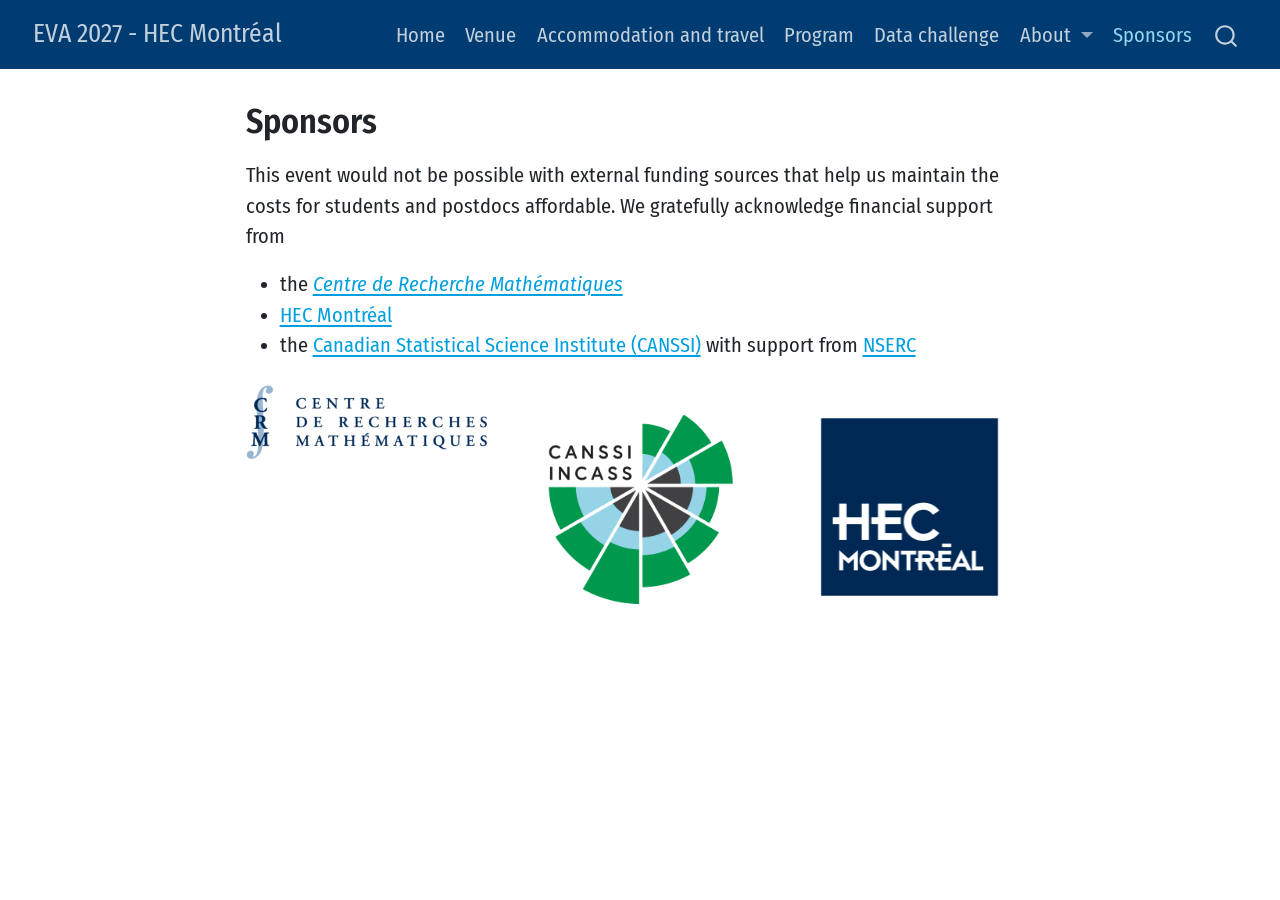
<file: docs/sponsors.html>
<!DOCTYPE html>
<html xmlns="http://www.w3.org/1999/xhtml" lang="en" xml:lang="en"><head>

<meta charset="utf-8">
<meta name="generator" content="quarto-1.9.36">

<meta name="viewport" content="width=device-width, initial-scale=1.0, user-scalable=yes">


<title>Sponsors – EVA 2027 - HEC Montréal</title>
<style>
/* Default styles provided by pandoc.
** See https://pandoc.org/MANUAL.html#variables-for-html for config info.
*/
code{white-space: pre-wrap;}
span.smallcaps{font-variant: small-caps;}
div.columns{display: flex; gap: min(4vw, 1.5em);}
div.column{flex: auto; overflow-x: auto;}
div.hanging-indent{margin-left: 1.5em; text-indent: -1.5em;}
ul.task-list{list-style: none;}
ul.task-list li input[type="checkbox"] {
  width: 0.8em;
  margin: 0 0.8em 0.2em -1em; /* quarto-specific, see https://github.com/quarto-dev/quarto-cli/issues/4556 */ 
  vertical-align: middle;
}
</style>


<script src="site_libs/quarto-nav/quarto-nav.js"></script>
<script src="site_libs/clipboard/clipboard.min.js"></script>
<script src="site_libs/quarto-search/autocomplete.umd.js"></script>
<script src="site_libs/quarto-search/fuse.min.js"></script>
<script src="site_libs/quarto-search/quarto-search.js"></script>
<meta name="quarto:offset" content="./">
<script src="site_libs/quarto-html/quarto.js" type="module"></script>
<script src="site_libs/quarto-html/tabsets/tabsets.js" type="module"></script>
<script src="site_libs/quarto-html/popper.min.js"></script>
<script src="site_libs/quarto-html/tippy.umd.min.js"></script>
<script src="site_libs/quarto-html/anchor.min.js"></script>
<link href="site_libs/quarto-html/tippy.css" rel="stylesheet">
<link href="site_libs/quarto-html/quarto-syntax-highlighting-845c23b38eaddc0f92fda52bfe77a8c8.css" rel="stylesheet" id="quarto-text-highlighting-styles">
<script src="site_libs/bootstrap/bootstrap.min.js"></script>
<link href="site_libs/bootstrap/bootstrap-icons.css" rel="stylesheet">
<link href="site_libs/bootstrap/bootstrap-46efe09668ebc370879797787cce8843.min.css" rel="stylesheet" append-hash="true" id="quarto-bootstrap" data-mode="light">
<script id="quarto-search-options" type="application/json">{
  "location": "navbar",
  "copy-button": false,
  "collapse-after": 3,
  "panel-placement": "end",
  "type": "overlay",
  "limit": 50,
  "keyboard-shortcut": [
    "f",
    "/",
    "s"
  ],
  "show-item-context": false,
  "language": {
    "search-no-results-text": "No results",
    "search-matching-documents-text": "matching documents",
    "search-copy-link-title": "Copy link to search",
    "search-hide-matches-text": "Hide additional matches",
    "search-more-match-text": "more match in this document",
    "search-more-matches-text": "more matches in this document",
    "search-clear-button-title": "Clear",
    "search-text-placeholder": "",
    "search-detached-cancel-button-title": "Cancel",
    "search-submit-button-title": "Submit",
    "search-label": "Search"
  }
}</script>


</head>

<body class="nav-fixed fullcontent quarto-light">

<div id="quarto-search-results"></div>
  <header id="quarto-header" class="headroom fixed-top">
    <nav class="navbar navbar-expand-lg " data-bs-theme="dark">
      <div class="navbar-container container-fluid">
      <div class="navbar-brand-container mx-auto">
    <a class="navbar-brand" href="./index.html">
    <span class="navbar-title">EVA 2027 - HEC Montréal</span>
    </a>
  </div>
            <div id="quarto-search" class="" title="Search"></div>
          <button class="navbar-toggler" type="button" data-bs-toggle="collapse" data-bs-target="#navbarCollapse" aria-controls="navbarCollapse" role="menu" aria-expanded="false" aria-label="Toggle navigation" onclick="if (window.quartoToggleHeadroom) { window.quartoToggleHeadroom(); }">
  <span class="navbar-toggler-icon"></span>
</button>
          <div class="collapse navbar-collapse" id="navbarCollapse">
            <ul class="navbar-nav navbar-nav-scroll ms-auto">
  <li class="nav-item">
    <a class="nav-link" href="./index.html"> 
<span class="menu-text">Home</span></a>
  </li>  
  <li class="nav-item">
    <a class="nav-link" href="./venue.html"> 
<span class="menu-text">Venue</span></a>
  </li>  
  <li class="nav-item">
    <a class="nav-link" href="./accommodation.html"> 
<span class="menu-text">Accommodation and travel</span></a>
  </li>  
  <li class="nav-item">
    <a class="nav-link" href="./program.html"> 
<span class="menu-text">Program</span></a>
  </li>  
  <li class="nav-item">
    <a class="nav-link" href="./datachallenge.html"> 
<span class="menu-text">Data challenge</span></a>
  </li>  
  <li class="nav-item dropdown ">
    <a class="nav-link dropdown-toggle" href="#" id="nav-menu-about" role="link" data-bs-toggle="dropdown" aria-expanded="false">
 <span class="menu-text">About</span>
    </a>
    <ul class="dropdown-menu dropdown-menu-end" aria-labelledby="nav-menu-about">    
        <li>
    <a class="dropdown-item" href="./committees.html">
 <span class="dropdown-text">Committees</span></a>
  </li>  
        <li>
    <a class="dropdown-item" href="./history.html">
 <span class="dropdown-text">History</span></a>
  </li>  
    </ul>
  </li>
  <li class="nav-item">
    <a class="nav-link active" href="./sponsors.html" aria-current="page"> 
<span class="menu-text">Sponsors</span></a>
  </li>  
</ul>
          </div> <!-- /navcollapse -->
            <div class="quarto-navbar-tools">
</div>
      </div> <!-- /container-fluid -->
    </nav>
</header>
<!-- content -->
<div id="quarto-content" class="quarto-container page-columns page-rows-contents page-layout-article page-navbar">
<!-- sidebar -->
<!-- margin-sidebar -->
    
<!-- main -->
<main class="content" id="quarto-document-content">

<header id="title-block-header" class="quarto-title-block default">
<div class="quarto-title">
<h1 class="title">Sponsors</h1>
</div>



<div class="quarto-title-meta">

    
  
    
  </div>
  


</header>


<p>This event would not be possible with external funding sources that help us maintain the costs for students and postdocs affordable. We gratefully acknowledge financial support from</p>
<ul>
<li>the <a href="https://www.crmath.ca/"><em>Centre de Recherche Mathématiques</em></a></li>
<li><a href="https://www.hec.ca">HEC Montréal</a></li>
<li>the <a href="https://canssi.ca/">Canadian Statistical Science Institute (CANSSI)</a> with support from <a href="https://www.nserc-crsng.gc.ca/index_eng.asp">NSERC</a></li>
</ul>
<div class="cell quarto-layout-panel" data-layout-align="center" data-layout-ncol="3">
<div class="quarto-layout-row">
<div class="quarto-layout-cell" style="flex-basis: 33.3%;justify-content: center;">
<div class="quarto-figure quarto-figure-center">
<figure class="figure">
<p><img src="files/CRM_logo.png" class="img-fluid quarto-figure quarto-figure-center figure-img"></p>
</figure>
</div>
</div>
<div class="quarto-layout-cell" style="flex-basis: 33.3%;justify-content: center;">
<div class="quarto-figure quarto-figure-center">
<figure class="figure">
<p><img src="files/CANSSI_logo.png" class="img-fluid quarto-figure quarto-figure-center figure-img"></p>
</figure>
</div>
</div>
<div class="quarto-layout-cell" style="flex-basis: 33.3%;justify-content: center;">
<div class="quarto-figure quarto-figure-center">
<figure class="figure">
<p><img src="files/HEC_logo.png" class="img-fluid quarto-figure quarto-figure-center figure-img"></p>
</figure>
</div>
</div>
</div>
</div>



</main> <!-- /main -->
<script id="quarto-html-after-body" type="application/javascript">
  window.document.addEventListener("DOMContentLoaded", function (event) {
    const icon = "";
    const anchorJS = new window.AnchorJS();
    anchorJS.options = {
      placement: 'right',
      icon: icon
    };
    anchorJS.add('.anchored');
    const isCodeAnnotation = (el) => {
      for (const clz of el.classList) {
        if (clz.startsWith('code-annotation-')) {                     
          return true;
        }
      }
      return false;
    }
    const onCopySuccess = function(e) {
      // button target
      const button = e.trigger;
      // don't keep focus
      button.blur();
      // flash "checked"
      button.classList.add('code-copy-button-checked');
      var currentTitle = button.getAttribute("title");
      button.setAttribute("title", "Copied!");
      let tooltip;
      if (window.bootstrap) {
        button.setAttribute("data-bs-toggle", "tooltip");
        button.setAttribute("data-bs-placement", "left");
        button.setAttribute("data-bs-title", "Copied!");
        tooltip = new bootstrap.Tooltip(button, 
          { trigger: "manual", 
            customClass: "code-copy-button-tooltip",
            offset: [0, -8]});
        tooltip.show();    
      }
      setTimeout(function() {
        if (tooltip) {
          tooltip.hide();
          button.removeAttribute("data-bs-title");
          button.removeAttribute("data-bs-toggle");
          button.removeAttribute("data-bs-placement");
        }
        button.setAttribute("title", currentTitle);
        button.classList.remove('code-copy-button-checked');
      }, 1000);
      // clear code selection
      e.clearSelection();
    }
    const getTextToCopy = function(trigger) {
      const outerScaffold = trigger.parentElement.cloneNode(true);
      const codeEl = outerScaffold.querySelector('code');
      for (const childEl of codeEl.children) {
        if (isCodeAnnotation(childEl)) {
          childEl.remove();
        }
      }
      return codeEl.innerText;
    }
    const clipboard = new window.ClipboardJS('.code-copy-button:not([data-in-quarto-modal])', {
      text: getTextToCopy
    });
    clipboard.on('success', onCopySuccess);
    if (window.document.getElementById('quarto-embedded-source-code-modal')) {
      const clipboardModal = new window.ClipboardJS('.code-copy-button[data-in-quarto-modal]', {
        text: getTextToCopy,
        container: window.document.getElementById('quarto-embedded-source-code-modal')
      });
      clipboardModal.on('success', onCopySuccess);
    }
      var localhostRegex = new RegExp(/^(?:http|https):\/\/localhost\:?[0-9]*\//);
      var mailtoRegex = new RegExp(/^mailto:/);
        var filterRegex = new RegExp("https:\/\/eva2027\.github\.io");
      var isInternal = (href) => {
          return filterRegex.test(href) || localhostRegex.test(href) || mailtoRegex.test(href);
      }
      // Inspect non-navigation links and adorn them if external
     var links = window.document.querySelectorAll('a[href]:not(.nav-link):not(.navbar-brand):not(.toc-action):not(.sidebar-link):not(.sidebar-item-toggle):not(.pagination-link):not(.no-external):not([aria-hidden]):not(.dropdown-item):not(.quarto-navigation-tool):not(.about-link)');
      for (var i=0; i<links.length; i++) {
        const link = links[i];
        if (!isInternal(link.href)) {
          // undo the damage that might have been done by quarto-nav.js in the case of
          // links that we want to consider external
          if (link.dataset.originalHref !== undefined) {
            link.href = link.dataset.originalHref;
          }
        }
      }
    function tippyHover(el, contentFn, onTriggerFn, onUntriggerFn) {
      const config = {
        allowHTML: true,
        maxWidth: 500,
        delay: 100,
        arrow: false,
        appendTo: function(el) {
            return el.parentElement;
        },
        interactive: true,
        interactiveBorder: 10,
        theme: 'quarto',
        placement: 'bottom-start',
      };
      if (contentFn) {
        config.content = contentFn;
      }
      if (onTriggerFn) {
        config.onTrigger = onTriggerFn;
      }
      if (onUntriggerFn) {
        config.onUntrigger = onUntriggerFn;
      }
      window.tippy(el, config); 
    }
    const noterefs = window.document.querySelectorAll('a[role="doc-noteref"]');
    for (var i=0; i<noterefs.length; i++) {
      const ref = noterefs[i];
      tippyHover(ref, function() {
        // use id or data attribute instead here
        let href = ref.getAttribute('data-footnote-href') || ref.getAttribute('href');
        try { href = new URL(href).hash; } catch {}
        const id = href.replace(/^#\/?/, "");
        const note = window.document.getElementById(id);
        if (note) {
          return note.innerHTML;
        } else {
          return "";
        }
      });
    }
    const xrefs = window.document.querySelectorAll('a.quarto-xref');
    const processXRef = (id, note) => {
      // Strip column container classes
      const stripColumnClz = (el) => {
        el.classList.remove("page-full", "page-columns");
        if (el.children) {
          for (const child of el.children) {
            stripColumnClz(child);
          }
        }
      }
      stripColumnClz(note)
      if (id === null || id.startsWith('sec-')) {
        // Special case sections, only their first couple elements
        const container = document.createElement("div");
        if (note.children && note.children.length > 2) {
          container.appendChild(note.children[0].cloneNode(true));
          for (let i = 1; i < note.children.length; i++) {
            const child = note.children[i];
            if (child.tagName === "P" && child.innerText === "") {
              continue;
            } else {
              container.appendChild(child.cloneNode(true));
              break;
            }
          }
          if (window.Quarto?.typesetMath) {
            window.Quarto.typesetMath(container);
          }
          return container.innerHTML
        } else {
          if (window.Quarto?.typesetMath) {
            window.Quarto.typesetMath(note);
          }
          return note.innerHTML;
        }
      } else {
        // Remove any anchor links if they are present
        const anchorLink = note.querySelector('a.anchorjs-link');
        if (anchorLink) {
          anchorLink.remove();
        }
        if (window.Quarto?.typesetMath) {
          window.Quarto.typesetMath(note);
        }
        if (note.classList.contains("callout")) {
          return note.outerHTML;
        } else {
          return note.innerHTML;
        }
      }
    }
    for (var i=0; i<xrefs.length; i++) {
      const xref = xrefs[i];
      tippyHover(xref, undefined, function(instance) {
        instance.disable();
        let url = xref.getAttribute('href');
        let hash = undefined; 
        if (url.startsWith('#')) {
          hash = url;
        } else {
          try { hash = new URL(url).hash; } catch {}
        }
        if (hash) {
          const id = hash.replace(/^#\/?/, "");
          const note = window.document.getElementById(id);
          if (note !== null) {
            try {
              const html = processXRef(id, note.cloneNode(true));
              instance.setContent(html);
            } finally {
              instance.enable();
              instance.show();
            }
          } else {
            // See if we can fetch this
            fetch(url.split('#')[0])
            .then(res => res.text())
            .then(html => {
              const parser = new DOMParser();
              const htmlDoc = parser.parseFromString(html, "text/html");
              const note = htmlDoc.getElementById(id);
              if (note !== null) {
                const html = processXRef(id, note);
                instance.setContent(html);
              } 
            }).finally(() => {
              instance.enable();
              instance.show();
            });
          }
        } else {
          // See if we can fetch a full url (with no hash to target)
          // This is a special case and we should probably do some content thinning / targeting
          fetch(url)
          .then(res => res.text())
          .then(html => {
            const parser = new DOMParser();
            const htmlDoc = parser.parseFromString(html, "text/html");
            const note = htmlDoc.querySelector('main.content');
            if (note !== null) {
              // This should only happen for chapter cross references
              // (since there is no id in the URL)
              // remove the first header
              if (note.children.length > 0 && note.children[0].tagName === "HEADER") {
                note.children[0].remove();
              }
              const html = processXRef(null, note);
              instance.setContent(html);
            } 
          }).finally(() => {
            instance.enable();
            instance.show();
          });
        }
      }, function(instance) {
      });
    }
        let selectedAnnoteEl;
        const selectorForAnnotation = ( cell, annotation) => {
          let cellAttr = 'data-code-cell="' + cell + '"';
          let lineAttr = 'data-code-annotation="' +  annotation + '"';
          const selector = 'span[' + cellAttr + '][' + lineAttr + ']';
          return selector;
        }
        const selectCodeLines = (annoteEl) => {
          const doc = window.document;
          const targetCell = annoteEl.getAttribute("data-target-cell");
          const targetAnnotation = annoteEl.getAttribute("data-target-annotation");
          const annoteSpan = window.document.querySelector(selectorForAnnotation(targetCell, targetAnnotation));
          const lines = annoteSpan.getAttribute("data-code-lines").split(",");
          const lineIds = lines.map((line) => {
            return targetCell + "-" + line;
          })
          let top = null;
          let height = null;
          let parent = null;
          if (lineIds.length > 0) {
              //compute the position of the single el (top and bottom and make a div)
              const el = window.document.getElementById(lineIds[0]);
              top = el.offsetTop;
              height = el.offsetHeight;
              parent = el.parentElement.parentElement;
            if (lineIds.length > 1) {
              const lastEl = window.document.getElementById(lineIds[lineIds.length - 1]);
              const bottom = lastEl.offsetTop + lastEl.offsetHeight;
              height = bottom - top;
            }
            if (top !== null && height !== null && parent !== null) {
              // cook up a div (if necessary) and position it 
              let div = window.document.getElementById("code-annotation-line-highlight");
              if (div === null) {
                div = window.document.createElement("div");
                div.setAttribute("id", "code-annotation-line-highlight");
                div.style.position = 'absolute';
                parent.appendChild(div);
              }
              div.style.top = top - 2 + "px";
              div.style.height = height + 4 + "px";
              div.style.left = 0;
              let gutterDiv = window.document.getElementById("code-annotation-line-highlight-gutter");
              if (gutterDiv === null) {
                gutterDiv = window.document.createElement("div");
                gutterDiv.setAttribute("id", "code-annotation-line-highlight-gutter");
                gutterDiv.style.position = 'absolute';
                const codeCell = window.document.getElementById(targetCell);
                const gutter = codeCell.querySelector('.code-annotation-gutter');
                gutter.appendChild(gutterDiv);
              }
              gutterDiv.style.top = top - 2 + "px";
              gutterDiv.style.height = height + 4 + "px";
            }
            selectedAnnoteEl = annoteEl;
          }
        };
        const unselectCodeLines = () => {
          const elementsIds = ["code-annotation-line-highlight", "code-annotation-line-highlight-gutter"];
          elementsIds.forEach((elId) => {
            const div = window.document.getElementById(elId);
            if (div) {
              div.remove();
            }
          });
          selectedAnnoteEl = undefined;
        };
          // Handle positioning of the toggle
      window.addEventListener(
        "resize",
        throttle(() => {
          elRect = undefined;
          if (selectedAnnoteEl) {
            selectCodeLines(selectedAnnoteEl);
          }
        }, 10)
      );
      function throttle(fn, ms) {
      let throttle = false;
      let timer;
        return (...args) => {
          if(!throttle) { // first call gets through
              fn.apply(this, args);
              throttle = true;
          } else { // all the others get throttled
              if(timer) clearTimeout(timer); // cancel #2
              timer = setTimeout(() => {
                fn.apply(this, args);
                timer = throttle = false;
              }, ms);
          }
        };
      }
        // Attach click handler to the DT
        const annoteDls = window.document.querySelectorAll('dt[data-target-cell]');
        for (const annoteDlNode of annoteDls) {
          annoteDlNode.addEventListener('click', (event) => {
            const clickedEl = event.target;
            if (clickedEl !== selectedAnnoteEl) {
              unselectCodeLines();
              const activeEl = window.document.querySelector('dt[data-target-cell].code-annotation-active');
              if (activeEl) {
                activeEl.classList.remove('code-annotation-active');
              }
              selectCodeLines(clickedEl);
              clickedEl.classList.add('code-annotation-active');
            } else {
              // Unselect the line
              unselectCodeLines();
              clickedEl.classList.remove('code-annotation-active');
            }
          });
        }
    const findCites = (el) => {
      const parentEl = el.parentElement;
      if (parentEl) {
        const cites = parentEl.dataset.cites;
        if (cites) {
          return {
            el,
            cites: cites.split(' ')
          };
        } else {
          return findCites(el.parentElement)
        }
      } else {
        return undefined;
      }
    };
    var bibliorefs = window.document.querySelectorAll('a[role="doc-biblioref"]');
    for (var i=0; i<bibliorefs.length; i++) {
      const ref = bibliorefs[i];
      const citeInfo = findCites(ref);
      if (citeInfo) {
        tippyHover(citeInfo.el, function() {
          var popup = window.document.createElement('div');
          citeInfo.cites.forEach(function(cite) {
            var citeDiv = window.document.createElement('div');
            citeDiv.classList.add('hanging-indent');
            citeDiv.classList.add('csl-entry');
            var biblioDiv = window.document.getElementById('ref-' + cite);
            if (biblioDiv) {
              citeDiv.innerHTML = biblioDiv.innerHTML;
            }
            popup.appendChild(citeDiv);
          });
          return popup.innerHTML;
        });
      }
    }
  });
  </script>
</div> <!-- /content -->




</body></html>
</file>
<file: docs/site_libs/quarto-html/tippy.css>
.tippy-box[data-animation=fade][data-state=hidden]{opacity:0}[data-tippy-root]{max-width:calc(100vw - 10px)}.tippy-box{position:relative;background-color:#333;color:#fff;border-radius:4px;font-size:14px;line-height:1.4;white-space:normal;outline:0;transition-property:transform,visibility,opacity}.tippy-box[data-placement^=top]>.tippy-arrow{bottom:0}.tippy-box[data-placement^=top]>.tippy-arrow:before{bottom:-7px;left:0;border-width:8px 8px 0;border-top-color:initial;transform-origin:center top}.tippy-box[data-placement^=bottom]>.tippy-arrow{top:0}.tippy-box[data-placement^=bottom]>.tippy-arrow:before{top:-7px;left:0;border-width:0 8px 8px;border-bottom-color:initial;transform-origin:center bottom}.tippy-box[data-placement^=left]>.tippy-arrow{right:0}.tippy-box[data-placement^=left]>.tippy-arrow:before{border-width:8px 0 8px 8px;border-left-color:initial;right:-7px;transform-origin:center left}.tippy-box[data-placement^=right]>.tippy-arrow{left:0}.tippy-box[data-placement^=right]>.tippy-arrow:before{left:-7px;border-width:8px 8px 8px 0;border-right-color:initial;transform-origin:center right}.tippy-box[data-inertia][data-state=visible]{transition-timing-function:cubic-bezier(.54,1.5,.38,1.11)}.tippy-arrow{width:16px;height:16px;color:#333}.tippy-arrow:before{content:"";position:absolute;border-color:transparent;border-style:solid}.tippy-content{position:relative;padding:5px 9px;z-index:1}
</file>
<file: docs/site_libs/quarto-html/quarto-syntax-highlighting-845c23b38eaddc0f92fda52bfe77a8c8.css>
/* quarto syntax highlight colors */
:root {
  --quarto-hl-ot-color: #003B4F;
  --quarto-hl-at-color: #657422;
  --quarto-hl-ss-color: #20794D;
  --quarto-hl-an-color: #5E5E5E;
  --quarto-hl-fu-color: #4758AB;
  --quarto-hl-st-color: #20794D;
  --quarto-hl-cf-color: #003B4F;
  --quarto-hl-op-color: #5E5E5E;
  --quarto-hl-er-color: #AD0000;
  --quarto-hl-bn-color: #AD0000;
  --quarto-hl-al-color: #AD0000;
  --quarto-hl-va-color: #111111;
  --quarto-hl-bu-color: inherit;
  --quarto-hl-ex-color: inherit;
  --quarto-hl-pp-color: #AD0000;
  --quarto-hl-in-color: #5E5E5E;
  --quarto-hl-vs-color: #20794D;
  --quarto-hl-wa-color: #5E5E5E;
  --quarto-hl-do-color: #5E5E5E;
  --quarto-hl-im-color: #00769E;
  --quarto-hl-ch-color: #20794D;
  --quarto-hl-dt-color: #AD0000;
  --quarto-hl-fl-color: #AD0000;
  --quarto-hl-co-color: #5E5E5E;
  --quarto-hl-cv-color: #5E5E5E;
  --quarto-hl-cn-color: #8f5902;
  --quarto-hl-sc-color: #5E5E5E;
  --quarto-hl-dv-color: #AD0000;
  --quarto-hl-kw-color: #003B4F;
}

/* other quarto variables */
:root {
  --quarto-font-monospace: SFMono-Regular, Menlo, Monaco, Consolas, "Liberation Mono", "Courier New", monospace;
}

/* syntax highlight based on Pandoc's rules */
pre > code.sourceCode > span {
  color: #003B4F;
}

code.sourceCode > span {
  color: #003B4F;
}

div.sourceCode,
div.sourceCode pre.sourceCode {
  color: #003B4F;
}

/* Normal */
code span {
  color: #003B4F;
}

/* Alert */
code span.al {
  color: #AD0000;
  font-style: inherit;
}

/* Annotation */
code span.an {
  color: #5E5E5E;
  font-style: inherit;
}

/* Attribute */
code span.at {
  color: #657422;
  font-style: inherit;
}

/* BaseN */
code span.bn {
  color: #AD0000;
  font-style: inherit;
}

/* BuiltIn */
code span.bu {
  font-style: inherit;
}

/* ControlFlow */
code span.cf {
  color: #003B4F;
  font-weight: bold;
  font-style: inherit;
}

/* Char */
code span.ch {
  color: #20794D;
  font-style: inherit;
}

/* Constant */
code span.cn {
  color: #8f5902;
  font-style: inherit;
}

/* Comment */
code span.co {
  color: #5E5E5E;
  font-style: inherit;
}

/* CommentVar */
code span.cv {
  color: #5E5E5E;
  font-style: italic;
}

/* Documentation */
code span.do {
  color: #5E5E5E;
  font-style: italic;
}

/* DataType */
code span.dt {
  color: #AD0000;
  font-style: inherit;
}

/* DecVal */
code span.dv {
  color: #AD0000;
  font-style: inherit;
}

/* Error */
code span.er {
  color: #AD0000;
  font-style: inherit;
}

/* Extension */
code span.ex {
  font-style: inherit;
}

/* Float */
code span.fl {
  color: #AD0000;
  font-style: inherit;
}

/* Function */
code span.fu {
  color: #4758AB;
  font-style: inherit;
}

/* Import */
code span.im {
  color: #00769E;
  font-style: inherit;
}

/* Information */
code span.in {
  color: #5E5E5E;
  font-style: inherit;
}

/* Keyword */
code span.kw {
  color: #003B4F;
  font-weight: bold;
  font-style: inherit;
}

/* Operator */
code span.op {
  color: #5E5E5E;
  font-style: inherit;
}

/* Other */
code span.ot {
  color: #003B4F;
  font-style: inherit;
}

/* Preprocessor */
code span.pp {
  color: #AD0000;
  font-style: inherit;
}

/* SpecialChar */
code span.sc {
  color: #5E5E5E;
  font-style: inherit;
}

/* SpecialString */
code span.ss {
  color: #20794D;
  font-style: inherit;
}

/* String */
code span.st {
  color: #20794D;
  font-style: inherit;
}

/* Variable */
code span.va {
  color: #111111;
  font-style: inherit;
}

/* VerbatimString */
code span.vs {
  color: #20794D;
  font-style: inherit;
}

/* Warning */
code span.wa {
  color: #5E5E5E;
  font-style: italic;
}

.prevent-inlining {
  content: "</";
}

/*# sourceMappingURL=ac89f0bb514bba72461919f78549e31c.css.map */
</file>
